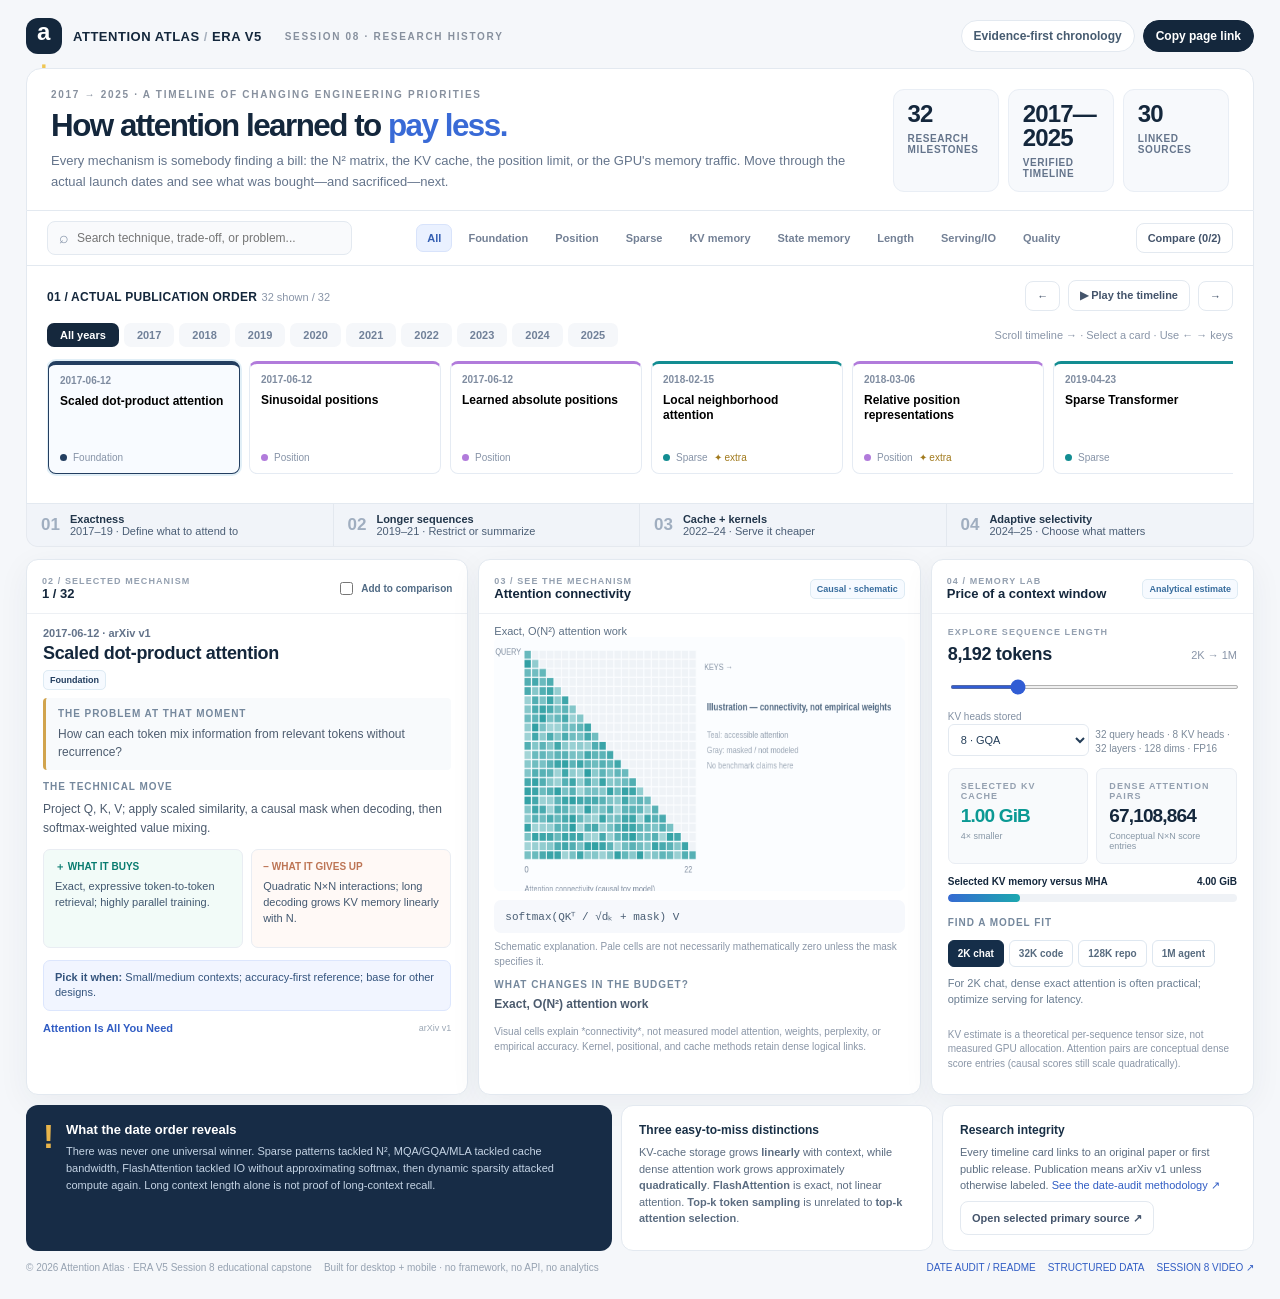
<file: attention-atlas/index.html>
<!doctype html><html lang="en"><head><meta charset="utf-8"><meta name="viewport" content="width=device-width, initial-scale=1"><meta name="description" content="32 research-backed milestones, 2017–2025: a visual, chronological atlas of attention mechanisms, trade-offs and memory costs."><title>Attention Atlas | ERA V5 Session 8</title><style>:root{--ink:#14273c;--muted:#64748b;--dim:#8995a8;--stroke:#e3e9f0;--canvas:#f5f7fa;--white:#fff;--teal:#0a9fa0;--blue:#396ad6;--gold:#e6b447;--purple:#7363d5;--rose:#d45873;--shadow:0 8px 32px rgba(30,49,74,.055);font-family:Inter,-apple-system,BlinkMacSystemFont,"Segoe UI",Arial,sans-serif;color:var(--ink)}*{box-sizing:border-box}html{scroll-behavior:smooth}body{margin:0;background:var(--canvas);min-width:320px}button,input,select{font:inherit}button{cursor:pointer}button:focus-visible,a:focus-visible,input:focus-visible{outline:3px solid #f6c554;outline-offset:2px}a{color:#315dc4;text-decoration:none}a:hover{text-decoration:underline}.shell{max-width:1536px;margin:auto;padding:18px 26px 26px}.masthead{display:flex;align-items:center;justify-content:space-between;gap:16px;margin-bottom:14px}.brand{display:flex;align-items:center;gap:11px;font-weight:800;letter-spacing:.04em;font-size:13px}.brandmark{display:grid;place-items:center;border-radius:12px;width:36px;height:36px;color:#fff;background:var(--ink);font-size:24px;font-weight:900}.mini-label{font-weight:750;color:#87909e;letter-spacing:.17em;font-size:10px;text-transform:uppercase}.mast-actions{display:flex;align-items:center;gap:8px}.pill{border:1px solid var(--stroke);border-radius:100px;background:white;color:#465b70;padding:8px 12px;font-size:12px;font-weight:680;white-space:nowrap}.pill:hover,.pill.on{border-color:#91bfed;background:#eef7ff;color:#1b66b6}.pill.dark{background:var(--ink);color:white;border-color:var(--ink)}.title-wrap{background:white;border:1px solid var(--stroke);border-radius:15px 15px 0 0;padding:20px 24px 18px;display:grid;grid-template-columns:1.42fr .58fr;gap:18px}.title-wrap h1{font-size:clamp(23px,2.45vw,38px);letter-spacing:-.048em;line-height:1.13;margin:8px 0 8px;font-weight:835}.title-wrap h1 b{color:var(--blue)}.subtitle{font-size:13px;color:var(--muted);line-height:1.55;max-width:840px;margin:0}.stats{display:grid;grid-template-columns:repeat(3,minmax(0,1fr));gap:9px;align-self:center}.stat{background:#f7f9fc;border:1px solid #e9eef5;border-radius:11px;padding:12px 14px}.stat .num{font-size:24px;line-height:1;font-weight:830;letter-spacing:-.035em}.stat .sub{font-size:10px;color:var(--muted);letter-spacing:.06em;font-weight:750;text-transform:uppercase;margin-top:7px}.toolbar{background:#fff;border:1px solid var(--stroke);border-top:0;padding:10px 20px;display:flex;align-items:center;gap:8px;justify-content:space-between;flex-wrap:wrap}.search{border:1px solid var(--stroke);border-radius:8px;display:flex;align-items:center;gap:8px;background:#f9fafc;padding:0 11px;min-width:220px;flex:1;max-width:305px}.search span{color:#8795aa}.search input{width:100%;border:0;background:none;font-size:12px;padding:9px 0;outline:0;color:var(--ink)}.tags{display:flex;gap:5px;flex-wrap:wrap}.tag{border:1px solid transparent;background:transparent;border-radius:7px;padding:7px 10px;font-size:11px;font-weight:720;color:#738095}.tag:hover{background:#eef2f8}.tag.on{background:#eaf1ff;color:#345fb2;border-color:#d8e3fb}.smallbutton{border:1px solid var(--stroke);background:#fff;border-radius:8px;padding:8px 11px;font-size:11px;color:#44546b;font-weight:750}.smallbutton:hover{background:#f2f6fb}.timeline{background:#fff;border:1px solid var(--stroke);border-top:0;padding:14px 20px 16px}.section-head{display:flex;align-items:center;justify-content:space-between;gap:10px;margin-bottom:12px}.hlabel{font-weight:850;letter-spacing:.02em;font-size:12px}.hint{font-size:11px;color:var(--dim)}.tline{display:flex;gap:8px;align-items:center;justify-content:space-between;margin-bottom:10px}.year-nav{display:flex;gap:5px;overflow:auto;scrollbar-width:none}.year{font-size:11px;font-weight:780;border:0;border-radius:7px;background:#f5f7fa;color:#718199;padding:6px 13px}.year.active{background:#15283d;color:#fff}.tl-window{position:relative;overflow-x:auto;scrollbar-color:#bac7d6 #eff2f8;scrollbar-width:thin;padding:4px 1px 13px;overscroll-behavior-x:contain}.cards{display:flex;gap:9px;width:max-content;align-items:stretch}.event{width:192px;min-height:113px;flex:0 0 auto;display:flex;flex-direction:column;text-align:left;background:#fff;border:1px solid #e5ebf3;border-top:3px solid var(--event,#9baec0);border-radius:8px;padding:10px 11px;transition:transform .12s,box-shadow .12s,background .12s}.event:hover{transform:translateY(-2px);box-shadow:0 4px 14px #163c5f17}.event.active{border-color:var(--event);border-top-width:4px;background:#f8fbff;box-shadow:0 0 0 2px #b5d6eb66}.event-date{font-size:10px;font-weight:780;color:#7f8ca0;font-variant-numeric:tabular-nums}.event-name{font-size:12px;line-height:1.27;font-weight:820;margin:8px 0 7px;min-height:31px}.event-meta{display:flex;align-items:center;gap:6px;flex-wrap:wrap;margin-top:auto;font-size:10px;color:#8693a7}.dot{width:7px;height:7px;border-radius:50%;background:var(--event)}.trendline{display:grid;grid-template-columns:repeat(4,1fr);gap:0;border-radius:0 0 12px 12px;overflow:hidden;background:#f1f4f9;border:1px solid #e6eaf0;border-top:0}.trend{border:0;background:transparent;text-align:left;padding:9px 14px;display:flex;align-items:center;gap:10px;color:#4b5e75;font-size:11px;border-right:1px solid #e3e8ef}.trend:last-child{border-right:0}.trend:hover{background:#e8f0fa}.trend span:first-child{font-size:17px;font-weight:900;color:#a0aec0}.trend strong{display:block;font-size:11px;color:#22364b}.workbench{display:grid;grid-template-columns: minmax(0,1.04fr) minmax(0,1.04fr) minmax(280px,.76fr);gap:10px;margin-top:12px}.pane{background:#fff;border:1px solid var(--stroke);border-radius:12px;box-shadow:var(--shadow);min-width:0;overflow:hidden}.pane-header{display:flex;align-items:center;justify-content:space-between;gap:8px;padding:13px 15px 9px;border-bottom:1px solid #edf0f4;min-height:54px}.pane-head-title{font-size:13px;font-weight:850}.pane-body{padding:13px 16px}.mono{font-family:ui-monospace,"SFMono-Regular",Consolas,monospace}.lightlabel{font-size:9px;letter-spacing:.12em;color:#94a0b0;font-weight:830;text-transform:uppercase}.mechanism-name{font-weight:840;font-size:18px;line-height:1.2;letter-spacing:-.018em;margin:4px 0}.date-chip{font-size:11px;color:#63738a;font-weight:710}.badge-mini{font-size:9px;border:1px solid #deebf4;background:#f6faff;color:#376c9d;border-radius:5px;padding:4px 6px;font-weight:800;white-space:nowrap}.ptext{font-size:12px;color:#4c5b6e;line-height:1.53;margin:8px 0}.dlabel{font-size:10px;font-weight:850;letter-spacing:.095em;text-transform:uppercase;margin-bottom:5px;color:#75889d}.pain{background:#f8fafc;border-left:3px solid #d1a44e;border-radius:4px;padding:9px 12px;margin:11px 0;font-size:12px;line-height:1.46;color:#4e5d70}.good-bad{display:grid;grid-template-columns:1fr 1fr;gap:8px;margin:12px 0}.gb{border-radius:7px;padding:10px 11px;border:1px solid #e9edf3;font-size:11px;line-height:1.45;color:#425870;min-height:99px}.gb.good{background:#f2fbf8}.gb.bad{background:#fff9f6}.gb strong{color:#087b6f;display:block;font-size:10px;margin-bottom:5px}.gb.bad strong{color:#bd7555}.recommendation{background:#f1f5ff;border:1px solid #dce6fd;border-radius:7px;padding:9px 11px;color:#34547d;font-size:11px;line-height:1.4}.paperbox{display:flex;gap:8px;align-items:center;justify-content:space-between;margin-top:11px}.paperbox a{font-size:11px;font-weight:790}.paperbox .basis{font-size:9px;color:#9ba7b5;text-align:right}.matrix-wrap{padding:11px 15px 0}.matrix-controls{display:flex;align-items:center;justify-content:space-between;gap:8px;margin:9px 0}.matrix-label{font-size:11px;color:#5d7085}.matrix-wrap canvas{display:block;width:100%;height:auto;max-height:254px;aspect-ratio:1.55;border-radius:7px;background:#fbfdff}.mathbox{font-size:11px;border-radius:7px;background:#f6f8fc;color:#4a5e74;padding:10px 11px;margin-top:9px;overflow:auto;white-space:nowrap}.chartfoot{font-size:10px;line-height:1.45;color:#8a96a7;margin:7px 0 10px}.range{width:100%;accent-color:#315dd4;height:4px;cursor:pointer}.costread{display:grid;grid-template-columns:1fr 1fr;gap:8px;margin:12px 0}.costbox{background:#f8fafc;border:1px solid #e9edf3;border-radius:7px;padding:12px}.costbox .amount{font-size:19px;font-weight:880;letter-spacing:-.045em;margin-top:4px}.costbox .amount.teal{color:#0b9994}.costbox .small{font-size:9px;color:#8797a6;margin-top:4px}.bar-title{display:flex;justify-content:space-between;align-items:center;font-size:10px;font-weight:760;margin-bottom:7px}.bar{background:#eff2f6;height:8px;border-radius:10px;overflow:hidden;margin-bottom:9px}.bar i{display:block;height:100%;width:50%;background:linear-gradient(90deg,#366ad2,#1ca8af);border-radius:10px;transition:width .2s}.scenario-set{display:flex;flex-wrap:wrap;gap:5px;margin-top:12px}.scenario{font-size:10px;color:#576b7f;border:1px solid #dee7f0;background:white;padding:7px 9px;border-radius:6px;font-weight:750}.scenario.active{background:#152e49;color:white;border-color:#152e49}.scenario-note{font-size:11px;line-height:1.45;color:#6a7d91;margin-top:9px;min-height:45px}.cost-presets{display:grid;grid-template-columns:1fr 1fr;gap:6px}.cost-presets label{font-size:10px;color:#8290a3}.cost-presets select{width:100%;border:1px solid var(--stroke);background:#fff;border-radius:6px;padding:8px;font-size:11px;color:#233d58}.bottom{display:flex;gap:9px;align-items:stretch;margin-top:10px}.insight{flex:2;background:#172c46;color:#e2edf9;border-radius:12px;padding:15px 17px;display:flex;align-items:flex-start;gap:12px}.insight strong{color:#fff;font-size:13px}.insight p{font-size:11px;line-height:1.55;margin:5px 0 0;color:#c4d3e4}.insight .number{font-size:33px;line-height:1;font-weight:850;color:#e9b54b}.bottom-card{flex:1;background:#fff;border:1px solid var(--stroke);border-radius:12px;padding:15px 17px;font-size:11px;line-height:1.5;color:#5b6c80}.bottom-card strong{font-size:12px;color:#193046;display:block;margin-bottom:5px}.footer{display:flex;align-items:center;justify-content:space-between;gap:15px;color:#96a2b1;font-size:10px;margin-top:11px}.footer a{font-size:10px}.footer div{display:flex;gap:12px;flex-wrap:wrap}.compare-count{font-weight:850;color:#3157a1}.compare-toggle{display:inline-flex;align-items:center;gap:5px;color:#516b85;font-size:10px;font-weight:750;cursor:pointer}.compare-toggle input{accent-color:var(--blue)}.overlay{position:fixed;inset:0;background:#071729b5;z-index:20;display:none;align-items:center;justify-content:center;padding:24px}.overlay.open{display:flex}.modal{background:#fff;border-radius:14px;padding:20px;width:min(830px,96vw);max-height:90vh;overflow:auto;box-shadow:0 28px 100px #0003}.modal-head{display:flex;justify-content:space-between;align-items:center;margin-bottom:14px}.modal-head h2{font-size:20px;margin:0}.compare-cols{display:grid;grid-template-columns:1fr 1fr;gap:12px}.compare-col{border:1px solid var(--stroke);border-radius:10px;padding:15px}.compare-col h3{font-size:18px;margin:0 0 7px}.compare-col p{font-size:12px;color:#55667a;line-height:1.55}.compare-col .kv{font-size:10px;letter-spacing:.08em;text-transform:uppercase;font-weight:850;color:#8190a0;margin-top:15px}.detailhint{font-size:10px;color:#9aa4b1}.sr-only{position:absolute;width:1px;height:1px;overflow:hidden;clip:rect(0,0,0,0);white-space:nowrap}@media(max-width:1140px){.workbench{grid-template-columns:1fr 1fr}.cost-panel{grid-column:1/-1}.cost-panel .pane-body{display:grid;grid-template-columns:1.2fr 1fr;gap:16px}.title-wrap{grid-template-columns:1fr}.stats{max-width:620px}.toolbar{justify-content:flex-start}.tags{order:3;width:100%}}@media(max-width:750px){.shell{padding:10px}.brand{font-size:10px}.masthead{flex-wrap:wrap}.title-wrap{padding:18px}.title-wrap h1{font-size:26px}.stats{grid-template-columns:repeat(3,1fr)}.stat{padding:10px}.stat .num{font-size:18px}.workbench{grid-template-columns:1fr}.cost-panel{grid-column:auto}.cost-panel .pane-body{display:block}.good-bad{grid-template-columns:1fr 1fr}.bottom{flex-direction:column}.trendline{grid-template-columns:1fr 1fr}.trend{border-bottom:1px solid #e3e8ef}.toolbar,.timeline{padding-left:12px;padding-right:12px}.compare-cols{grid-template-columns:1fr}.event{width:176px}.footer{align-items:flex-start;flex-direction:column}}
</style></head><body>
<main class="shell"><header class="masthead"><div class="brand"><span class="brandmark">a<span style="color:#efc653">.</span></span><span>ATTENTION ATLAS <span style="color:#a6b0bd">/</span> ERA V5</span><span class="mini-label" style="margin-left:12px">Session 08 · Research history</span></div><div class="mast-actions"><span class="pill">Evidence-first chronology</span><button class="pill dark" id="copy">Copy page link</button></div></header>
<section class="title-wrap"><div><div class="mini-label">2017 → 2025 · A timeline of changing engineering priorities</div><h1>How attention learned to <b>pay less.</b></h1><p class="subtitle">Every mechanism is somebody finding a bill: the N² matrix, the KV cache, the position limit, or the GPU's memory traffic. Move through the actual launch dates and see what was bought—and sacrificed—next.</p></div><div class="stats"><div class="stat"><div class="num" id="count">32</div><div class="sub">Research milestones</div></div><div class="stat"><div class="num" id="span">2017—25</div><div class="sub">Verified timeline</div></div><div class="stat"><div class="num" id="paperCount">30</div><div class="sub">Linked sources</div></div></div></section>
<div class="toolbar"><div class="search"><span>⌕</span><label for="search" class="sr-only">Search attention mechanisms</label><input id="search" placeholder="Search technique, trade-off, or problem..." autocomplete="off"></div><div class="tags" id="filters"></div><button class="smallbutton" id="compareBtn" disabled>Compare (0/2)</button></div>
<section class="timeline" aria-label="Chronological research timeline"><div class="section-head"><div><span class="hlabel">01 / ACTUAL PUBLICATION ORDER</span> <span class="hint" id="visibleCount"></span></div><div class="mast-actions"><button class="smallbutton" id="previous" aria-label="Previous mechanism">←</button><button class="smallbutton" id="play">▶ Play the timeline</button><button class="smallbutton" id="next" aria-label="Next mechanism">→</button></div></div><div class="tline"><div class="year-nav" id="years"></div><span class="hint">Scroll timeline → · Select a card · Use ← → keys</span></div><div class="tl-window" id="tlWindow"><div id="timelineCards" class="cards"></div></div></section>
<div class="trendline" aria-label="Four eras"><div class="trend"><span>01</span><div><strong>Exactness</strong>2017–19 · Define what to attend to</div></div><div class="trend"><span>02</span><div><strong>Longer sequences</strong>2019–21 · Restrict or summarize</div></div><div class="trend"><span>03</span><div><strong>Cache + kernels</strong>2022–24 · Serve it cheaper</div></div><div class="trend"><span>04</span><div><strong>Adaptive selectivity</strong>2024–25 · Choose what matters</div></div></div>
<section class="workbench" aria-label="Interactive mechanism explorer">
<article class="pane"><div class="pane-header"><div><div class="lightlabel">02 / SELECTED MECHANISM</div><div class="pane-head-title" id="selectedIndex">1 / 32</div></div><label class="compare-toggle"><input type="checkbox" id="compare"> Add to comparison</label></div><div class="pane-body"><div class="date-chip" id="selectedDate"></div><div class="mechanism-name" id="selectedName"></div><span class="badge-mini" id="selectedTag"></span><div class="pain"><div class="dlabel">The problem at that moment</div><div id="pain"></div></div><div class="dlabel">The technical move</div><p class="ptext" id="how"></p><div class="good-bad"><div class="gb good"><strong>＋ WHAT IT BUYS</strong><div id="buy"></div></div><div class="gb bad"><strong>− WHAT IT GIVES UP</strong><div id="give"></div></div></div><div class="recommendation"><strong>Pick it when: </strong><span id="choose"></span></div><div class="paperbox"><a id="paper" target="_blank" rel="noreferrer noopener" href="#">Paper / primary release ↗</a><div class="basis" id="dateBasis"></div></div></div></article>
<article class="pane"><div class="pane-header"><div><div class="lightlabel">03 / SEE THE MECHANISM</div><div class="pane-head-title">Attention connectivity</div></div><span class="badge-mini">Causal · schematic</span></div><div class="matrix-wrap"><div class="matrix-label" id="matrixName">How keys, queries and masks interact</div><canvas id="matrix" width="620" height="315" role="img" aria-label="Conceptual causal attention connectivity matrix"></canvas><div class="mathbox mono" id="formula"></div><div class="chartfoot" id="methodNote"></div><div class="dlabel">What changes in the budget?</div><p class="ptext" id="metric" style="font-weight:780;margin:5px 0 12px"></p><div class="chartfoot">Visual cells explain *connectivity*, not measured model attention, weights, perplexity, or empirical accuracy. Kernel, positional, and cache methods retain dense logical links.</div></div></article>
<article class="pane cost-panel"><div class="pane-header"><div><div class="lightlabel">04 / MEMORY LAB</div><div class="pane-head-title">Price of a context window</div></div><span class="badge-mini">Analytical estimate</span></div><div class="pane-body"><div class="lightlabel">Explore sequence length</div><div style="display:flex;align-items:center;justify-content:space-between;margin:7px 0 9px"><span class="mechanism-name" style="font-size:18px;margin:0" id="contextLabel">8,192 tokens</span><span class="hint">2K → 1M</span></div><label for="context" class="sr-only">Context tokens as log base 2</label><input class="range" id="context" type="range" min="11" max="20" value="13" step="1"><div class="cost-presets" style="margin-top:13px"><div><label for="kvSelect">KV heads stored</label><select id="kvSelect"><option value="32">32 · MHA</option><option value="16">16 · GQA</option><option value="8" selected>8 · GQA</option><option value="4">4 · GQA</option><option value="1">1 · MQA</option></select></div><div style="align-self:end;font-size:10px;line-height:1.4;color:#7b8999" id="configTitle">32 Q heads · 8 KV heads</div></div><div class="costread"><div class="costbox"><div class="lightlabel">Selected KV cache</div><div class="amount teal" id="cache">—</div><div class="small" id="saving"></div></div><div class="costbox"><div class="lightlabel">Dense attention pairs</div><div class="amount" id="attentionPairs">—</div><div class="small">Conceptual N×N score entries</div></div></div><div class="bar-title"><span>Selected KV memory versus MHA</span><span id="baselineCache"></span></div><div class="bar"><i id="cachePct"></i></div><div class="dlabel" style="margin-top:15px">Find a model fit</div><div class="scenario-set" id="scenarios"><button class="scenario active" data-scenario="0">2K chat</button><button class="scenario" data-scenario="1">32K code</button><button class="scenario" data-scenario="2">128K repo</button><button class="scenario" data-scenario="3">1M agent</button></div><div class="scenario-note" id="scenarioNote"></div><div class="chartfoot" id="mathNote"></div></div></article>
</section>
<section class="bottom"><div class="insight"><div class="number">!</div><div><strong>What the date order reveals</strong><p>There was never one universal winner. Sparse patterns tackled N², MQA/GQA/MLA tackled cache bandwidth, FlashAttention tackled IO without approximating softmax, then dynamic sparsity attacked compute again. Long context length alone is not proof of long-context recall.</p></div></div><div class="bottom-card"><strong>Three easy-to-miss distinctions</strong>KV-cache storage grows <b>linearly</b> with context, while dense attention work grows approximately <b>quadratically</b>. <b>FlashAttention</b> is exact, not linear attention. <b>Top-k token sampling</b> is unrelated to <b>top-k attention selection</b>.</div><div class="bottom-card"><strong>Research integrity</strong>Every timeline card links to an original paper or first public release. Publication means arXiv v1 unless otherwise labeled. <a href="README.md" target="_blank">See the date-audit methodology ↗</a><br><button id="showSources" class="smallbutton" style="margin-top:7px">Open selected primary source ↗</button></div></section>
<footer class="footer"><div><span>© 2026 Attention Atlas · ERA V5 Session 8 educational capstone</span><span>Built for desktop + mobile · no framework, no API, no analytics</span></div><div><a href="README.md">DATE AUDIT / README</a><a href="mechanisms.json">STRUCTURED DATA</a><a href="https://www.youtube.com/watch?v=sMgWxXFAvHM" target="_blank" rel="noreferrer">SESSION 8 VIDEO ↗</a></div></footer></main>
<div class="overlay" id="compareOverlay" role="dialog" aria-label="Side-by-side mechanism comparison" aria-modal="true"><div class="modal"><div class="modal-head"><h2>Attention trade-off comparison</h2><button id="closeCompare" class="smallbutton">Close ✕</button></div><div id="compareContent" class="compare-cols"></div></div></div>
<script>window.ATTENTION_DATA=[
  {
    "date": "2017-06-12",
    "name": "Scaled dot-product attention",
    "tag": "Foundation",
    "problem": "How can each token mix information from relevant tokens without recurrence?",
    "idea": "Project Q, K, V; apply scaled similarity, a causal mask when decoding, then softmax-weighted value mixing.",
    "buy": "Exact, expressive token-to-token retrieval; highly parallel training.",
    "give": "Quadratic N×N interactions; long decoding grows KV memory linearly with N.",
    "choose": "Small/medium contexts; accuracy-first reference; base for other designs.",
    "source": "https://arxiv.org/abs/1706.03762",
    "sourceTitle": "Attention Is All You Need",
    "kind": "full",
    "formula": "softmax(QKᵀ / √dₖ + mask) V",
    "metric": "Exact, O(N²) attention work",
    "basis": "arXiv v1",
    "novelty": "Core",
    "note": "",
    "id": "01"
  },
  {
    "date": "2017-06-12",
    "name": "Sinusoidal positions",
    "tag": "Position",
    "problem": "Self-attention alone cannot tell which token came first.",
    "idea": "Add deterministic sine/cosine features at different frequencies to token embeddings.",
    "buy": "No learned position table; compact and deterministic.",
    "give": "Long-range extrapolation remains unreliable; periodic phase ambiguity.",
    "choose": "Simple baselines and architectures not using rotary position.",
    "source": "https://arxiv.org/abs/1706.03762",
    "sourceTitle": "Attention Is All You Need",
    "kind": "position",
    "formula": "PE(pos,2i)=sin(pos/10000^(2i/d))",
    "metric": "No new learned parameters",
    "basis": "arXiv v1",
    "novelty": "Core",
    "note": "First Transformer paper proposed sinusoids and compared learned positional embeddings.",
    "id": "02"
  },
  {
    "date": "2017-06-12",
    "name": "Learned absolute positions",
    "tag": "Position",
    "problem": "A fixed position formula may be less adaptive to training data.",
    "idea": "Learn a vector per position and add it to the token embedding; considered alongside sinusoids in the 2017 Transformer paper.",
    "buy": "Flexible position representation within trained positions.",
    "give": "Fixed table typically cannot directly cover unseen positions; weak extrapolation.",
    "choose": "Known maximum context and straightforward finetuning.",
    "source": "https://arxiv.org/abs/1706.03762",
    "sourceTitle": "Attention Is All You Need (learned variant)",
    "kind": "position",
    "formula": "xᵢ ← xᵢ + E_position[i]",
    "metric": "Extra learned parameters",
    "basis": "arXiv v1",
    "novelty": "Core",
    "note": "The 2017 paper discusses learned embeddings as an alternative; this is not a claim that Transformers invented all learned position embeddings.",
    "id": "03"
  },
  {
    "date": "2018-02-15",
    "name": "Local neighborhood attention",
    "tag": "Sparse",
    "problem": "Dense self-attention is prohibitively costly on large images.",
    "idea": "Restrict a query to a spatially local neighborhood; an early concrete local self-attention design.",
    "buy": "Less computation; preserves local texture.",
    "give": "Long-range dependencies need layers, dilation, or other global routes.",
    "choose": "Vision and strongly local sequence tasks.",
    "source": "https://arxiv.org/abs/1802.05751",
    "sourceTitle": "Image Transformer",
    "kind": "local",
    "formula": "attend(qᵢ, neighborhood(i))",
    "metric": "Local receptive field",
    "basis": "arXiv v1",
    "novelty": "Extra",
    "note": "Earlier local-neighborhood attention milestone; distinct from Longformer’s text sliding window.",
    "id": "04"
  },
  {
    "date": "2018-03-06",
    "name": "Relative position representations",
    "tag": "Position",
    "problem": "Absolute positions do not directly encode token-to-token distance.",
    "idea": "Add relative-distance representations to key/value interactions.",
    "buy": "Shift-aware distance modeling; better relative ordering.",
    "give": "Can incur distance-bias and implementation overhead; clipping loses exact far distances.",
    "choose": "Tasks needing stable local and relative relations.",
    "source": "https://arxiv.org/abs/1803.02155",
    "sourceTitle": "Self-Attention with Relative Position Representations",
    "kind": "position",
    "formula": "scoreᵢⱼ ← qᵢ·(kⱼ+rᵢ₋ⱼ)",
    "metric": "Relative-distance awareness",
    "basis": "arXiv v1",
    "novelty": "Extra",
    "note": "",
    "id": "05"
  },
  {
    "date": "2019-04-23",
    "name": "Sparse Transformer",
    "tag": "Sparse",
    "problem": "Full N² attention blocks longer sequences.",
    "idea": "Use structured sparse factorization (local and strided patterns).",
    "buy": "Reduces dense quadratic load; longer inputs.",
    "give": "Fixed sparse layouts may miss salient pairs; specialized patterns.",
    "choose": "Long structured sequences with predictable dependencies.",
    "source": "https://arxiv.org/abs/1904.10509",
    "sourceTitle": "Generating Long Sequences with Sparse Transformers",
    "kind": "sparse",
    "formula": "O(N√N) pattern in the paper",
    "metric": "Fixed sparse connectivity",
    "basis": "arXiv v1",
    "novelty": "Core",
    "note": "",
    "id": "06"
  },
  {
    "date": "2019-11-06",
    "name": "Multi-query attention (MQA)",
    "tag": "KV memory",
    "problem": "Autoregressive decoding repeatedly loads large K/V caches for every head.",
    "idea": "Keep many query heads but share a single K head and single V head.",
    "buy": "Major KV-cache and memory-bandwidth savings.",
    "give": "Sharing one KV head can reduce output quality versus full MHA.",
    "choose": "High-concurrency low-latency model serving.",
    "source": "https://arxiv.org/abs/1911.02150",
    "sourceTitle": "Fast Transformer Decoding: One Write-Head is All You Need",
    "kind": "kv",
    "formula": "H_q ≫ H_kv = 1",
    "metric": "KV ∝ 1 head",
    "basis": "arXiv v1",
    "novelty": "Core",
    "note": "",
    "id": "07"
  },
  {
    "date": "2019-11-13",
    "name": "Compressive Transformer",
    "tag": "Memory",
    "problem": "Attention over a fixed-size memory forgets older events entirely.",
    "idea": "Move aged memories to an additional compressed bank for longer-term access.",
    "buy": "Extends accessible history under bounded storage.",
    "give": "Compression loses detail; training and reconstruction objectives add complexity.",
    "choose": "Long temporal streams when approximate older memory is acceptable.",
    "source": "https://arxiv.org/abs/1911.05507",
    "sourceTitle": "Compressive Transformers for Long-Range Sequence Modelling",
    "kind": "compress",
    "formula": "recent memory + compressed older memory",
    "metric": "Lossy compressed past",
    "basis": "arXiv v1",
    "novelty": "Extra",
    "note": "",
    "id": "08"
  },
  {
    "date": "2019-12-25",
    "name": "Explicit top-k sparse attention",
    "tag": "Sparse",
    "problem": "Softmax often spends probability mass on irrelevant connections.",
    "idea": "Keep the highest attention logits for each query; mask the rest before softmax.",
    "buy": "Concentrates attention on strongest candidates.",
    "give": "Naive full top-k ranking still computes N² scores; selection can discard relevant weak signals.",
    "choose": "Selective sparse attention when an efficient candidate-selection path is available.",
    "source": "https://arxiv.org/abs/1912.11637",
    "sourceTitle": "Explicit Sparse Transformer: Concentrated Attention Through Explicit Selection",
    "kind": "topk",
    "formula": "top-k(scoreᵢ,:) → sparse softmax",
    "metric": "Selection is not automatically cheap",
    "basis": "arXiv v1",
    "novelty": "Core",
    "note": "Different from top-k token sampling used during final decoding.",
    "id": "09"
  },
  {
    "date": "2020-04-10",
    "name": "Sliding-window + global attention",
    "tag": "Sparse",
    "problem": "Most neighboring tokens matter, but long documents cannot fit dense attention.",
    "idea": "Longformer combines fixed local windows with selected global tokens.",
    "buy": "Near-linear locality with global anchors for important tokens.",
    "give": "Distant non-global tokens cannot directly interact in one layer.",
    "choose": "Document understanding and locally structured long text.",
    "source": "https://arxiv.org/abs/2004.05150",
    "sourceTitle": "Longformer: The Long-Document Transformer",
    "kind": "local",
    "formula": "local window + chosen global tokens",
    "metric": "O(N·w) local work",
    "basis": "arXiv v1",
    "novelty": "Core",
    "note": "",
    "id": "10"
  },
  {
    "date": "2020-06-29",
    "name": "Linear attention",
    "tag": "State memory",
    "problem": "Dense softmax needs quadratic interactions or growing KV history.",
    "idea": "Rewrite compatible attention kernels using feature maps and associativity; maintain a recurrent state.",
    "buy": "Linear sequence scaling and fixed-sized recurrent state.",
    "give": "Not identical to softmax; retrieval/associative recall can suffer.",
    "choose": "Very long streaming sequences when throughput is primary.",
    "source": "https://arxiv.org/abs/2006.16236",
    "sourceTitle": "Transformers are RNNs: Fast Autoregressive Transformers with Linear Attention",
    "kind": "linear",
    "formula": "φ(Q) · (φ(K)ᵀV)",
    "metric": "O(N) with fixed head dimension",
    "basis": "arXiv v1",
    "novelty": "Core",
    "note": "",
    "id": "11"
  },
  {
    "date": "2020-07-28",
    "name": "BigBird",
    "tag": "Sparse",
    "problem": "Pure local attention cannot express some distant dependencies.",
    "idea": "Mix local, random, and global links in a sparse attention graph.",
    "buy": "Long-document reachability; strong theoretical expressivity.",
    "give": "Complex sparse kernels and randomness; not dense exact attention.",
    "choose": "Long documents with both local and global cues.",
    "source": "https://arxiv.org/abs/2007.14062",
    "sourceTitle": "Big Bird: Transformers for Longer Sequences",
    "kind": "sparse",
    "formula": "local + global + random edges",
    "metric": "Near-linear sparse edges",
    "basis": "arXiv v1",
    "novelty": "Extra",
    "note": "",
    "id": "12"
  },
  {
    "date": "2020-09-30",
    "name": "Performer (FAVOR+)",
    "tag": "State memory",
    "problem": "Can linear attention approximate softmax more faithfully?",
    "idea": "Use positive orthogonal random features to estimate softmax kernels.",
    "buy": "Linear space/time with theoretical approximation guarantees.",
    "give": "Finite-feature approximation errors; increased variance or numerical sensitivity.",
    "choose": "Long sequences where near-softmax behavior at lower memory matters.",
    "source": "https://arxiv.org/abs/2009.14794",
    "sourceTitle": "Rethinking Attention with Performers",
    "kind": "linear",
    "formula": "softmax kernel ≈ φ(Q) φ(K)ᵀ",
    "metric": "Approximate softmax",
    "basis": "arXiv v1",
    "novelty": "Extra",
    "note": "",
    "id": "13"
  },
  {
    "date": "2021-04-20",
    "name": "Rotary position embeddings (RoPE)",
    "tag": "Position",
    "problem": "Absolute learned position tables and plain sinusoids do not elegantly encode relative displacement in Q/K.",
    "idea": "Rotate paired Q/K channels by a position-dependent angle so dot products reflect relative offsets.",
    "buy": "Relative-offset structure, no position lookup table; widely adopted.",
    "give": "Rotations alias and extrapolation deteriorates outside trained context.",
    "choose": "Default dense LLMs where positional structure matters.",
    "source": "https://arxiv.org/abs/2104.09864",
    "sourceTitle": "RoFormer: Enhanced Transformer with Rotary Position Embedding",
    "kind": "rope",
    "formula": "qᵢ→R(i)qᵢ; kⱼ→R(j)kⱼ",
    "metric": "Q/K rotations",
    "basis": "arXiv v1",
    "novelty": "Core",
    "note": "",
    "id": "14"
  },
  {
    "date": "2021-08-27",
    "name": "ALiBi",
    "tag": "Position",
    "problem": "Position embedding schemes extrapolate poorly to unseen lengths.",
    "idea": "Add distance-dependent, head-specific linear biases directly to attention logits.",
    "buy": "Simple extrapolation and no position vector cache.",
    "give": "Bias prescribes recency prior; can underweight distant clues.",
    "choose": "Length generalization with a strong recency bias.",
    "source": "https://arxiv.org/abs/2108.12409",
    "sourceTitle": "Train Short, Test Long: Attention with Linear Biases Enables Input Length Extrapolation",
    "kind": "alibi",
    "formula": "scoreᵢⱼ − m_h · (i−j)",
    "metric": "No position embeddings",
    "basis": "arXiv v1",
    "novelty": "Core",
    "note": "",
    "id": "15"
  },
  {
    "date": "2022-05-27",
    "name": "FlashAttention",
    "tag": "Serving/IO",
    "problem": "Even exact attention wastes time moving N×N intermediates through GPU memory.",
    "idea": "Tile and fuse online-softmax attention to reduce expensive high-bandwidth-memory traffic.",
    "buy": "Exact attention semantics, much lower activation memory and faster kernels.",
    "give": "Still quadratic arithmetic; hardware and kernel constraints matter.",
    "choose": "Almost any dense attention model on supported hardware.",
    "source": "https://arxiv.org/abs/2205.14135",
    "sourceTitle": "FlashAttention: Fast and Memory-Efficient Exact Attention with IO-Awareness",
    "kind": "flash",
    "formula": "exact softmax with tiled IO-aware kernel",
    "metric": "Exact scores, less HBM IO",
    "basis": "arXiv v1",
    "novelty": "Extra",
    "note": "FlashAttention does not convert dense N² arithmetic into linear compute.",
    "id": "16"
  },
  {
    "date": "2023-05-22",
    "name": "Grouped-query attention (GQA)",
    "tag": "KV memory",
    "problem": "MQA caches little but its single KV head can lose quality.",
    "idea": "Share K/V only within groups of query heads; intermediate KV-head count.",
    "buy": "Quality/cache balance between MHA and MQA.",
    "give": "Still less KV diversity than MHA; group sizes are model choices.",
    "choose": "Practical general-purpose LLM serving.",
    "source": "https://arxiv.org/abs/2305.13245",
    "sourceTitle": "GQA: Training Generalized Multi-Query Transformer Models from Multi-Head Checkpoints",
    "kind": "kv",
    "formula": "H_q > H_kv > 1",
    "metric": "Intermediate KV cache",
    "basis": "arXiv v1",
    "novelty": "Core",
    "note": "Queries remain distinct per query head; K and V are shared inside each group.",
    "id": "17"
  },
  {
    "date": "2023-06-27",
    "name": "Position Interpolation (PI)",
    "tag": "Length",
    "problem": "RoPE frequencies fail on position indices far outside the training window.",
    "idea": "Rescale position indices into the original trained range.",
    "buy": "Low-cost context extension with brief finetuning.",
    "give": "Compresses short-distance resolution; new context does not guarantee usable retrieval.",
    "choose": "Retrofit pretrained RoPE models to longer context.",
    "source": "https://arxiv.org/abs/2306.15595",
    "sourceTitle": "Extending Context Window of Large Language Models via Positional Interpolation",
    "kind": "rope",
    "formula": "position → position / scale",
    "metric": "Compressed positional resolution",
    "basis": "arXiv v1",
    "novelty": "Extra",
    "note": "",
    "id": "18"
  },
  {
    "date": "2023-06-29",
    "name": "NTK-aware RoPE scaling",
    "tag": "Length",
    "problem": "Uniform position interpolation erases high-frequency local position detail.",
    "idea": "Change RoPE base across frequency bands to spread interpolation unevenly.",
    "buy": "Practical inference-time length extension with better local detail.",
    "give": "Community technique; no guarantee of faithful very-long-context retrieval.",
    "choose": "Experimentally extend existing RoPE checkpoints with validation.",
    "source": "https://www.reddit.com/r/LocalLLaMA/comments/14lz7j5/ntkaware_scaled_rope_allows_llama_models_to_have/",
    "sourceTitle": "NTK-Aware Scaled RoPE — original bloc97 post",
    "kind": "rope",
    "formula": "base′ = base · α^(d/(d−2))",
    "metric": "Community release, not a paper",
    "basis": "Original Reddit post; date cross-checked 2023-06-29",
    "novelty": "Core",
    "note": "Link opens the original bloc97 post. Its June 29, 2023 timing was cross-checked with a contemporary ExLLaMA GitHub issue; no invented arXiv paper.",
    "id": "19"
  },
  {
    "date": "2023-07-17",
    "name": "RetNet retention",
    "tag": "State memory",
    "problem": "Need parallel training but bounded, fast recurrent inference.",
    "idea": "Retention admits parallel, recurrent, and chunkwise implementations.",
    "buy": "Constant-state decoding; hardware-friendly chunking.",
    "give": "Not softmax attention; retrieval depends on retained state.",
    "choose": "Low-latency long-run sequence modeling.",
    "source": "https://arxiv.org/abs/2307.08621",
    "sourceTitle": "Retentive Network: A Successor to Transformer for Large Language Models",
    "kind": "linear",
    "formula": "recurrent retention state",
    "metric": "O(1) decode state",
    "basis": "arXiv v1",
    "novelty": "Extra",
    "note": "",
    "id": "20"
  },
  {
    "date": "2023-07-17",
    "name": "FlashAttention-2",
    "tag": "Serving/IO",
    "problem": "The first FlashAttention still underuses high-end GPU execution units.",
    "idea": "Improve thread-block partitioning, parallelization and non-matmul instructions.",
    "buy": "Better utilization while retaining exact attention.",
    "give": "Device-dependent kernels; no reduction in dense theoretical FLOPs.",
    "choose": "High-throughput training and inference on supported GPUs.",
    "source": "https://arxiv.org/abs/2307.08691",
    "sourceTitle": "FlashAttention-2: Faster Attention with Better Parallelism and Work Partitioning",
    "kind": "flash",
    "formula": "same exact attention, faster partitioning",
    "metric": "Faster exact kernel",
    "basis": "arXiv v1",
    "novelty": "Extra",
    "note": "",
    "id": "21"
  },
  {
    "date": "2023-08-31",
    "name": "YaRN",
    "tag": "Length",
    "problem": "Long-window RoPE fine-tuning is costly and naive scaling damages frequency structure.",
    "idea": "Combine frequency-dependent interpolation with attention scaling and efficient adaptation.",
    "buy": "Extends pretrained contexts with relatively few training tokens.",
    "give": "Requires calibration/finetuning; longer context still needs memory and testing.",
    "choose": "Context upgrades on trained RoPE models.",
    "source": "https://arxiv.org/abs/2309.00071",
    "sourceTitle": "YaRN: Efficient Context Window Extension of Large Language Models",
    "kind": "rope",
    "formula": "NTK-by-parts + temperature scaling",
    "metric": "Efficient context finetuning",
    "basis": "arXiv v1",
    "novelty": "Core",
    "note": "",
    "id": "22"
  },
  {
    "date": "2023-09-12",
    "name": "PagedAttention (vLLM)",
    "tag": "Serving/IO",
    "problem": "Large KV caches waste memory through fragmentation and duplicate copies during serving.",
    "idea": "Manage KV blocks using virtual-memory-style paging and block tables.",
    "buy": "Higher batch capacity and cache reuse without altering attention math.",
    "give": "Block-management overhead and serving-system complexity.",
    "choose": "Multi-user LLM inference; high-throughput serving.",
    "source": "https://arxiv.org/abs/2309.06180",
    "sourceTitle": "Efficient Memory Management for Large Language Model Serving with PagedAttention",
    "kind": "paged",
    "formula": "logical KV blocks → physical cache pages",
    "metric": "Better KV allocation",
    "basis": "arXiv v1",
    "novelty": "Extra",
    "note": "",
    "id": "23"
  },
  {
    "date": "2023-09-29",
    "name": "Attention sinks / StreamingLLM",
    "tag": "Memory",
    "problem": "Plain sliding-window eviction makes models unstable when initial attention-heavy tokens vanish.",
    "idea": "Preserve a few initial sink-token KV states plus the recent KV window.",
    "buy": "Stable bounded-cache streaming beyond the trained window.",
    "give": "Old non-sink facts are forgotten; stable generation ≠ full million-token recall.",
    "choose": "Endless conversations and streaming with limited memory.",
    "source": "https://arxiv.org/abs/2309.17453",
    "sourceTitle": "Efficient Streaming Language Models with Attention Sinks",
    "kind": "sink",
    "formula": "KV = first S tokens + last W tokens",
    "metric": "Bounded cache; partial recall",
    "basis": "arXiv v1",
    "novelty": "Core",
    "note": "",
    "id": "24"
  },
  {
    "date": "2023-10-03",
    "name": "Ring Attention",
    "tag": "Serving/IO",
    "problem": "A single GPU cannot store extremely long exact-attention sequences.",
    "idea": "Shard sequence blocks over multiple devices, rotating KV blocks and overlapping communication.",
    "buy": "Much longer exact attention distributed across devices.",
    "give": "Requires multiple accelerators and fast interconnect; still dense math.",
    "choose": "Distributed long-context training and evaluation.",
    "source": "https://arxiv.org/abs/2310.01889",
    "sourceTitle": "Ring Attention with Blockwise Transformers for Near-Infinite Context",
    "kind": "flash",
    "formula": "blockwise exact attention across devices",
    "metric": "Distributed exact compute",
    "basis": "arXiv v1",
    "novelty": "Extra",
    "note": "",
    "id": "25"
  },
  {
    "date": "2024-05-07",
    "name": "DeepSeek Multi-head Latent Attention (MLA)",
    "tag": "KV memory",
    "problem": "Even GQA KV caches are expensive at high head counts and long context.",
    "idea": "Compress token KV information into a learned low-rank latent with a separate positional component.",
    "buy": "Much smaller stored cache with reconstruction-compatible attention.",
    "give": "Architectural/training complexity; quality depends on latent bottleneck.",
    "choose": "Large production models when KV bandwidth dominates.",
    "source": "https://arxiv.org/abs/2405.04434",
    "sourceTitle": "DeepSeek-V2: A Strong, Economical, and Efficient Mixture-of-Experts Language Model",
    "kind": "mla",
    "formula": "KV cache ≈ latent c_KV + RoPE component",
    "metric": "Low-rank KV latent",
    "basis": "arXiv v1",
    "novelty": "Core",
    "note": "",
    "id": "26"
  },
  {
    "date": "2024-06-10",
    "name": "DeltaNet / delta rule",
    "tag": "State memory",
    "problem": "Additive recurrent linear attention overwrites associations imprecisely.",
    "idea": "Correct fast-weight memory with error-based delta updates instead of only accumulating values.",
    "buy": "More precise associative updates than simple linear attention.",
    "give": "Constant state is capacity-limited; implementation/training complexity.",
    "choose": "Streaming systems where state is small but write quality matters.",
    "source": "https://arxiv.org/abs/2406.06484",
    "sourceTitle": "Parallelizing Linear Transformers with the Delta Rule over Sequence Length",
    "kind": "delta",
    "formula": "Sₜ ← Sₜ₋₁ + β (vₜ − Sₜ₋₁kₜ)kₜᵀ",
    "metric": "Selective associative correction",
    "basis": "arXiv v1",
    "novelty": "Core",
    "note": "The delta learning rule predates 2024; this date is for the scalable DeltaNet transformer implementation.",
    "id": "27"
  },
  {
    "date": "2024-10-07",
    "name": "Differential Transformer",
    "tag": "Quality",
    "problem": "Softmax attends to distracting context even when stronger signals exist.",
    "idea": "Subtract one learned attention distribution from another to cancel common noise.",
    "buy": "More focused attention and less interference in the reported studies.",
    "give": "Two attention-map paths and additional training complexity; no guaranteed efficiency.",
    "choose": "Retrieval-heavy reasoning where distraction is a problem.",
    "source": "https://arxiv.org/abs/2410.05258",
    "sourceTitle": "Differential Transformer",
    "kind": "topk",
    "formula": "A = softmax(S₁) − λ·softmax(S₂)",
    "metric": "Noise cancellation",
    "basis": "arXiv v1",
    "novelty": "Extra",
    "note": "",
    "id": "28"
  },
  {
    "date": "2024-12-09",
    "name": "Gated DeltaNet",
    "tag": "State memory",
    "problem": "Delta writes still need a way to forget stale memory.",
    "idea": "Combine an adaptive decay gate with delta-rule memory corrections.",
    "buy": "Better retention/forgetting trade and small recurrent state.",
    "give": "A compressed state cannot provide exact random access to arbitrary old tokens.",
    "choose": "Streaming inference with adaptive state; often hybridized with attention.",
    "source": "https://arxiv.org/abs/2412.06464",
    "sourceTitle": "Gated Delta Networks: Improving Mamba2 with Delta Rule",
    "kind": "delta",
    "formula": "Sₜ ← gate·Sₜ₋₁ + delta update",
    "metric": "Adaptive forget + write",
    "basis": "arXiv v1",
    "novelty": "Core",
    "note": "",
    "id": "29"
  },
  {
    "date": "2025-02-16",
    "name": "Native Sparse Attention (NSA)",
    "tag": "Sparse",
    "problem": "Sparse methods can be hard to train efficiently on GPUs.",
    "idea": "Combine compressed global summaries, selected blocks and local windows in hardware-friendly kernels.",
    "buy": "Trainable long-context sparsity with local and global paths.",
    "give": "Dynamic selection and compression can omit relevant evidence.",
    "choose": "Long-context pretraining and deployment with specialized kernels.",
    "source": "https://arxiv.org/abs/2502.11089",
    "sourceTitle": "Native Sparse Attention: Hardware-Aligned and Natively Trainable Sparse Attention",
    "kind": "dsa",
    "formula": "compressed + selected + sliding branches",
    "metric": "Hierarchical sparse compute",
    "basis": "arXiv v1",
    "novelty": "Extra",
    "note": "NSA and later DSA are different designs; do not conflate them.",
    "id": "30"
  },
  {
    "date": "2025-09-29",
    "name": "DeepSeek Sparse Attention (DSA)",
    "tag": "Sparse",
    "problem": "Long-context inference and training remain costly even with a small MLA KV cache.",
    "idea": "Use a lightweight indexer to select relevant cached token positions for fine-grained sparse attention.",
    "buy": "Computes much less query-to-key work than dense attention on long sequences.",
    "give": "Indexer adds complexity and can overlook weak-but-important evidence.",
    "choose": "Long-document and agent contexts with high recall requirements after validation.",
    "source": "https://api-docs.deepseek.com/news/news250929/",
    "sourceTitle": "DeepSeek-V3.2-Exp: first public DeepSeek Sparse Attention release",
    "kind": "dsa",
    "formula": "lightning indexer → selected top-k token positions",
    "metric": "Selective compute over MLA cache",
    "basis": "Official release 2025-09-29",
    "novelty": "Core",
    "note": "MLA (2024) compresses stored KV; DSA (2025) sparsifies which token positions are attended. Different optimization axes.",
    "id": "31"
  },
  {
    "date": "2025-12-13",
    "name": "DroPE — drop positional embeddings",
    "tag": "Length",
    "problem": "RoPE can overfit to the training-length coordinate system.",
    "idea": "After pretraining, drop positional embeddings and briefly recalibrate instead of extending rotary frequencies.",
    "buy": "Proposed zero-shot context extension without long-window fine-tuning.",
    "give": "Needs recalibration, may sacrifice useful position cues; independent replication is important.",
    "choose": "Experimental retrofits for pretrained models; not a drop-in default.",
    "source": "https://arxiv.org/abs/2512.12167",
    "sourceTitle": "Extending the Context of Pretrained LLMs by Dropping Their Positional Embeddings",
    "kind": "position",
    "formula": "drop PEs after pretraining + recalibration",
    "metric": "Research proposal, not settled default",
    "basis": "arXiv v1",
    "novelty": "Core",
    "note": "This is DroPE (dropping positional embeddings), not the unrelated DRoPE directional rotary embedding paper.",
    "id": "32"
  }
];</script><script>(()=>{'use strict';
const data=window.ATTENTION_DATA||[];
const colors={'Foundation':'#233e60','Position':'#b17bdb','Sparse':'#138d92','KV memory':'#3673d7','State memory':'#efad41','Length':'#ab77d6','Serving/IO':'#4e7ebc','Quality':'#d56f6f'};
const $=id=>document.getElementById(id),fmt=x=>Number(x).toLocaleString('en-US'),safe=s=>String(s).replace(/[&<>"']/g,c=>({'&':'&amp;','<':'&lt;','>':'&gt;','"':'&quot;',"'":'&#39;'}[c]));
const mainFilters=['All','Foundation','Position','Sparse','KV memory','State memory','Length','Serving/IO','Quality'];let state={sel:data[0]?.id||'01',filter:'All',search:'',year:'All',compare:[],playing:false,playInterval:null,scenario:0,n:8192,kvHeads:8};
const active=()=>data.find(d=>d.id===state.sel)||data[0];
function init(){ $('count').textContent=data.length; $('paperCount').textContent=new Set(data.map(d=>d.source)).size; $('span').textContent=`${data[0].date.slice(0,4)}—${data[data.length-1].date.slice(0,4)}`;
$('filters').innerHTML=mainFilters.map(f=>`<button class="tag ${f===state.filter?'on':''}" data-filter="${safe(f)}">${safe(f)}</button>`).join('');
$('years').innerHTML=['All',...new Set(data.map(d=>d.date.slice(0,4)))].map(y=>`<button class="year ${state.year===y?'active':''}" data-year="${y}">${y==='All'?'All years':y}</button>`).join('');
$('filters').addEventListener('click',e=>{let b=e.target.closest('[data-filter]');if(b){state.filter=b.dataset.filter;document.querySelectorAll('[data-filter]').forEach(x=>x.classList.toggle('on',x===b));renderTimeline();}});
$('years').addEventListener('click',e=>{let b=e.target.closest('[data-year]');if(b){state.year=b.dataset.year;document.querySelectorAll('[data-year]').forEach(x=>x.classList.toggle('active',x===b));renderTimeline();}});
$('search').addEventListener('input',e=>{state.search=e.target.value.toLowerCase();renderTimeline()});
$('previous').addEventListener('click',()=>step(-1));$('next').addEventListener('click',()=>step(1));$('play').addEventListener('click',togglePlay);
$('compare').addEventListener('change',e=>{const id=active().id;if(e.target.checked){if(state.compare.length===2){e.target.checked=false;return;}state.compare.push(id)}else state.compare=state.compare.filter(v=>v!==id);syncCompare();});
$('compareBtn').addEventListener('click',openCompare);$('closeCompare').addEventListener('click',()=> $('compareOverlay').classList.remove('open'));
$('compareOverlay').addEventListener('click',e=>{if(e.target.id==='compareOverlay')e.target.classList.remove('open')});
document.addEventListener('keydown',e=>{if(e.key==='Escape')$('compareOverlay').classList.remove('open');if(['ArrowLeft','ArrowRight'].includes(e.key)&&!['INPUT','TEXTAREA','SELECT'].includes(document.activeElement.tagName)){e.preventDefault();step(e.key==='ArrowLeft'?-1:1)}});
$('context').addEventListener('input',e=>{state.n=Math.round(Math.pow(2,Number(e.target.value)));renderCost()});
$('kvSelect').addEventListener('change',e=>{state.kvHeads=Number(e.target.value);renderCost()});
$('scenarios').addEventListener('click',e=>{let b=e.target.closest('[data-scenario]');if(!b)return;state.scenario=Number(b.dataset.scenario);const ns=[2048,32768,131072,1048576];state.n=ns[state.scenario];$('context').value=Math.log2(state.n);$('kvSelect').value=state.scenario===0?'8':state.scenario===1?'4':state.scenario===2?'4':'1';state.kvHeads=Number($('kvSelect').value);renderCost()});
$('copy').addEventListener('click',()=>{const url=location.href;if(navigator.clipboard?.writeText)navigator.clipboard.writeText(url).then(()=>{$('copy').textContent='Copied ✓';setTimeout(()=> $('copy').textContent='Copy page link',1500)}).catch(()=>alert('Copy this URL: '+url));else alert('Copy this URL: '+url)});
$('showSources').addEventListener('click',()=>{let d=active();window.open(d.source,'_blank','noopener,noreferrer')});
window.addEventListener('hashchange',()=>{const id=location.hash.match(/^#item-(\d+)$/)?.[1];if(id&&data.some(x=>x.id===id)){state.sel=id;renderDetail();renderTimeline(false)}});
renderTimeline();renderDetail();renderCost();}
function filtered(){return data.filter(d=>(state.filter==='All'||d.tag===state.filter)&&(state.year==='All'||d.date.startsWith(state.year))&&(!state.search||[d.name,d.problem,d.idea,d.buy,d.give].join(' ').toLowerCase().includes(state.search)))}
function renderTimeline(scroll=true){let ds=filtered();$('timelineCards').innerHTML=ds.length?ds.map(d=>`<button class="event ${d.id===state.sel?'active':''}" data-id="${d.id}" style="--event:${colors[d.tag]||'#71849c'}" aria-label="${safe(d.name)} ${d.date}"><span class="event-date">${safe(d.date)}</span><span class="event-name">${safe(d.name)}</span><span class="event-meta"><span class="dot"></span>${safe(d.tag)} ${d.novelty==='Extra'?'<span title="Beyond the assignment minimum" style="color:#a17a1d">✦ extra</span>':''}</span></button>`).join(''):'<div class="hint" style="padding:25px">No mechanisms match. Try another filter.</div>';
$('visibleCount').textContent=`${ds.length} shown / ${data.length}`;$('timelineCards').querySelectorAll('[data-id]').forEach(b=>b.addEventListener('click',()=>select(b.dataset.id)));
if(scroll){const b=$('timelineCards').querySelector('.event.active');b?.scrollIntoView({behavior:'smooth',inline:'center',block:'nearest'})}}
function select(id){if(!data.find(d=>d.id===id))return;state.sel=id;history.replaceState(null,'','#item-'+id);renderDetail();renderTimeline();}
function step(delta){let ix=data.findIndex(d=>d.id===state.sel);let next=data[(ix+delta+data.length)%data.length];state.filter='All';state.year='All';state.search='';$('search').value='';document.querySelectorAll('[data-filter]').forEach(b=>b.classList.toggle('on',b.dataset.filter==='All'));document.querySelectorAll('[data-year]').forEach(b=>b.classList.toggle('active',b.dataset.year==='All'));select(next.id)}
function togglePlay(){state.playing=!state.playing;$('play').textContent=state.playing?'Ⅱ Pause':'▶ Play the timeline';if(state.playing)state.playInterval=setInterval(()=>step(1),2400);else clearInterval(state.playInterval)}
function renderDetail(){const d=active();if(!d)return;$('selectedName').textContent=d.name;$('selectedDate').textContent=d.date+' · '+d.basis;$('selectedTag').textContent=d.tag;$('selectedTag').style.color=colors[d.tag]||'#3169bf';$('pain').textContent=d.problem;$('how').textContent=d.idea;$('buy').textContent=d.buy;$('give').textContent=d.give;$('choose').textContent=d.choose;$('paper').textContent=d.sourceTitle;$('paper').href=d.source;$('dateBasis').textContent=d.basis;$('formula').textContent=d.formula;$('matrixName').textContent=d.kind==='flash'?'Same mathematics, different memory traffic':d.kind==='kv'?'Same attention links, fewer stored KV heads':d.kind==='rope'||d.kind==='position'||d.kind==='alibi'?'Dense links, different position signal':d.kind==='paged'?'Same attention links, KV page management':d.kind==='mla'?'Dense links, latent KV representations':d.metric;$('methodNote').textContent=d.note||'Schematic explanation. Pale cells are not necessarily mathematically zero unless the mask specifies it.';$('compare').checked=state.compare.includes(d.id);$('selectedIndex').textContent=`${Number(d.id)} / ${data.length}`;$('metric').textContent=d.metric;drawMatrix(d)}
function drawMatrix(d){let canvas=$('matrix'),ctx=canvas.getContext('2d'),W=canvas.width=620,H=canvas.height=315;const n=23,padL=43,padT=17,cell=11.3,gridW=n*cell,gridH=n*cell;ctx.clearRect(0,0,W,H);ctx.fillStyle='#fbfdff';ctx.fillRect(0,0,W,H);
let seed=(i,j)=>{let x=Math.sin((i+1)*13.37+(j+1)*31.93)*43758.5453;return x-Math.floor(x)},levels=[];
for(let i=0;i<n;i++){let row=[];for(let j=0;j<n;j++){let valid=j<=i;let relative=i-j;switch(d.kind){case 'local':valid=valid&&relative<=4||i>4&&j===0&&valid;break;case 'sink':valid=valid&&(j<2||relative<=4);break;case 'sparse':valid=valid&&(relative<=3||j===0||(j%5===0));break;case 'dsa':valid=valid&&(relative<=3||j===0||seed(i,j)>.85);break;case 'topk':valid=valid&&(j===i||j===0||seed(i,j)>.86);break;case 'delta':case 'linear':valid=valid&&(j===i||relative<=2);break;case 'compress':valid=valid&&(relative<=6||j<4);break;default:break;}let v=valid?(.24+.62*seed(i,j)):0;if(d.kind==='alibi')v*=Math.exp(-relative*.065);if(d.kind==='delta'||d.kind==='linear')v=valid?(relative<3?.68:.18):0;row.push(v);}levels.push(row)}
const x0=46,y0=17,w=11.3,h=11.3;
for(let i=0;i<n;i++)for(let j=0;j<n;j++){let v=levels[i][j],x=x0+j*w,y=y0+i*h;ctx.fillStyle=v===0?'#eff3f7':`rgba(${d.kind==='delta'||d.kind==='linear'?'221,165,57':'29,151,155'},${(0.19+v*.85).toFixed(3)})`;ctx.fillRect(x,y,w-1.6,h-1.6)}
ctx.font='11px sans-serif';ctx.fillStyle='#8492a4';ctx.fillText('KEYS →',x0+gridW+11,y0+24);ctx.fillText('QUERY',2,y0+5);ctx.fillText('0',x0,y0+gridH+15);ctx.fillText('22',x0+gridW-19,y0+gridH+15);ctx.fillText('Attention connectivity (causal toy model)',x0,y0+gridH+39);
ctx.fillStyle='#536b84';ctx.font='bold 12px sans-serif';let expl=d.kind==='kv'?'KV heads share data, Q heads remain distinct.':d.kind==='flash'?'Exact dense attention • IO changes, not links':d.kind==='position'?'Position changes logits, not allowed edges':d.kind==='rope'?'Phase changes Q·K, not mask':d.kind==='paged'?'Physical KV pages, logical dense access':d.kind==='mla'?'KV compressed, attention remains dense':d.kind==='linear'||d.kind==='delta'?'State update — not an explicit sparse mask':d.kind==='compress'?'Compressed past is a summary, not exact links':'Illustration — connectivity, not empirical weights';ctx.fillText(expl,x0+gridW+15,y0+74);
ctx.fillStyle='#9aa6b5';ctx.font='11px sans-serif';let drawLines=(arr,start)=>arr.forEach((t,idx)=>ctx.fillText(t,x0+gridW+15,y0+108+idx*19));drawLines(['Teal: accessible attention','Gray: masked / not modeled','No benchmark claims here']);}
function giB(bytes){let g=bytes/1024**3;return g<.1?`${(g*1024).toFixed(0)} MiB`:g<10?`${g.toFixed(2)} GiB`:`${g.toFixed(1)} GiB`}
function renderCost(){const n=state.n,h=state.kvHeads,Hq=32,D=128,L=32,B=2;base(n,h);function base(N,KV){let bytes=2*N*KV*D*L*B;let mha=2*N*Hq*D*L*B;let gain=mha/bytes;$('cache').textContent=giB(bytes);$('baselineCache').textContent=giB(mha);$('cachePct').style.width=`${100*bytes/mha}%`;$('saving').textContent=`${gain.toFixed(0)}× smaller`;}
const scores=BigInt(n)*BigInt(n);$('attentionPairs').textContent=n>=131072?(Number(scores)/1e9).toFixed(1)+'B':fmt(Number(scores));$('contextLabel').textContent=fmt(n)+' tokens';$('configTitle').textContent=`32 query heads · ${h} KV head${h!==1?'s':''} · 32 layers · 128 dims · FP16`;
$('scenarios').querySelectorAll('[data-scenario]').forEach(b=>b.classList.toggle('active',Number(b.dataset.scenario)===state.scenario));const notes=['For 2K chat, dense exact attention is often practical; optimize serving for latency.','For code repositories, preserve long-range retrieval, not merely a bigger position index.','At 128K, kernel efficiency, sparse selection and KV cache become separate bills.','At 1M, no single attention trick guarantees memory, recall and compute together.'];$('scenarioNote').textContent=notes[state.scenario];$('mathNote').textContent='KV estimate is a theoretical per-sequence tensor size, not measured GPU allocation. Attention pairs are conceptual dense score entries (causal scores still scale quadratically).';}
function syncCompare(){$('compareBtn').textContent=`Compare (${state.compare.length}/2)`;$('compareBtn').disabled=state.compare.length!==2;}
function openCompare(){if(state.compare.length!==2)return;const ds=state.compare.map(id=>data.find(x=>x.id===id));$('compareContent').innerHTML=ds.map(d=>`<div class="compare-col"><div class="lightlabel">${safe(d.date)} · ${safe(d.tag)}</div><h3>${safe(d.name)}</h3><div class="kv">The bill it pays</div><p>${safe(d.problem)}</p><div class="kv">What changes</div><p>${safe(d.idea)}</p><div class="kv" style="color:#088b7b">It buys</div><p>${safe(d.buy)}</p><div class="kv" style="color:#c87b49">It gives up</div><p>${safe(d.give)}</p><div class="kv">When I'd use it</div><p>${safe(d.choose)}</p><p><a href="${safe(d.source)}" rel="noopener noreferrer" target="_blank">Primary source ↗</a></p></div>`).join('');$('compareOverlay').classList.add('open')}
init();
})();
</script></body></html>
</file>
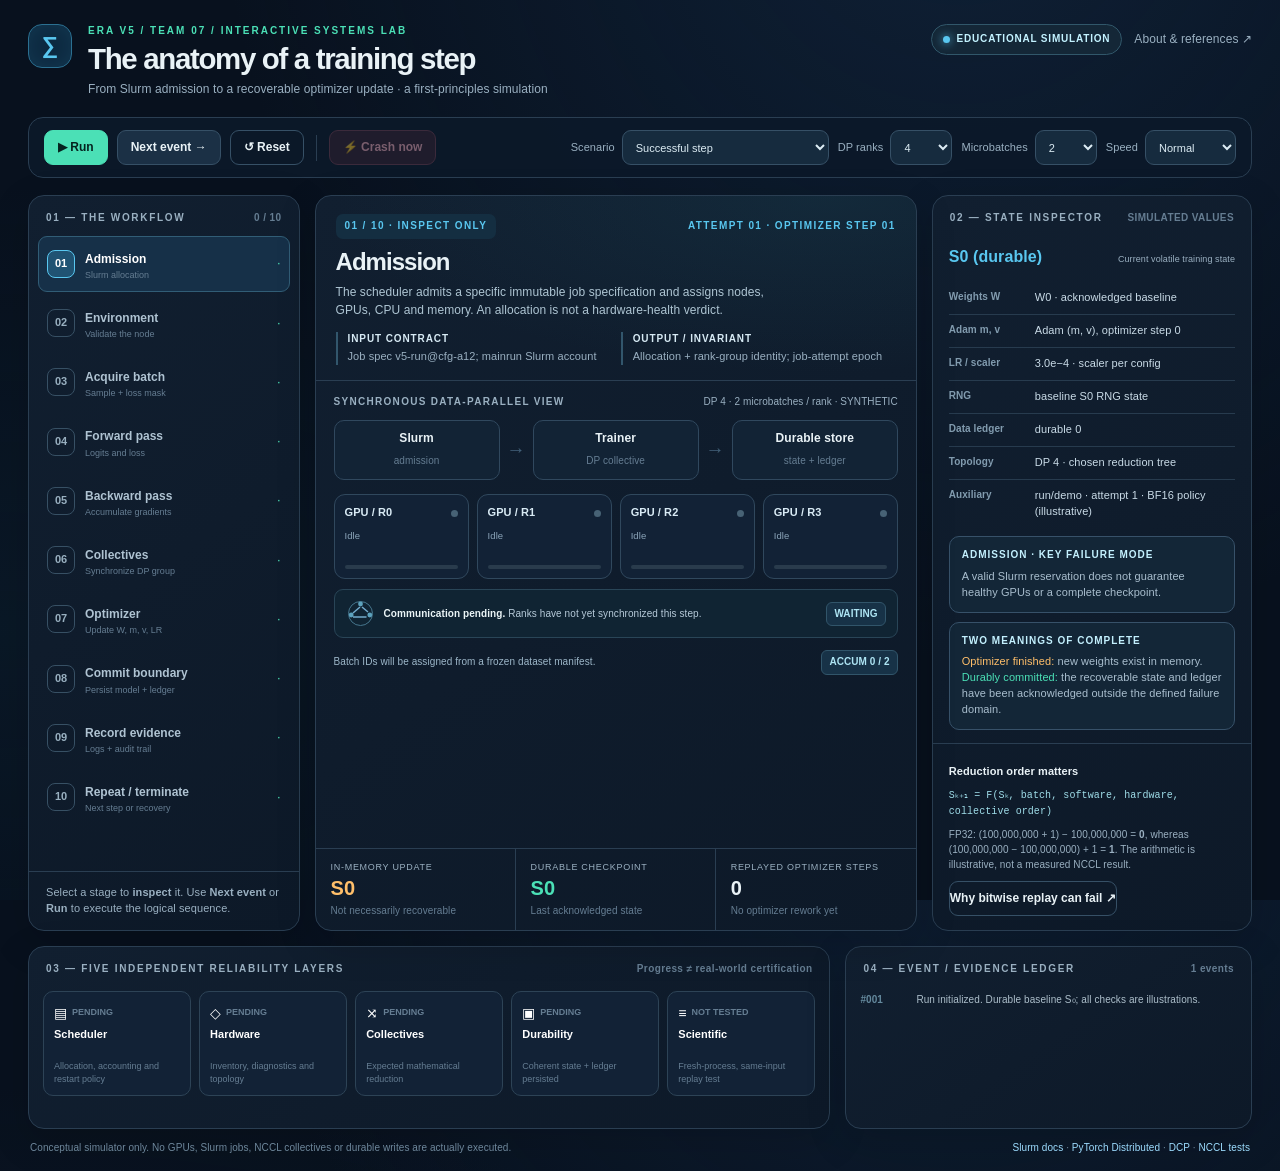
<file: docs/ERA_V5_G7_Interactive_Training_Step_Simulator/index.html>
<!doctype html>
<html lang="en">
<head>
<meta charset="utf-8">
<meta name="viewport" content="width=device-width,initial-scale=1">
<meta name="color-scheme" content="dark">
<meta name="description" content="Interactive ERA V5 teaching simulator for distributed training steps, collectives, checkpoint durability and deterministic replay.">
<title>ERA V5 · The Anatomy of a Training Step</title>
<style>
:root{--bg:#08111e;--panel:#0f1b2a;--panel2:#132236;--line:#2a3e52;--text:#e9f2f6;--sub:#9ab0c1;--muted:#657d92;--cyan:#59c7f0;--teal:#4be0b6;--amber:#ffbf6a;--red:#ff7890;--violet:#b0a4ff;--radius:16px;--shadow:0 12px 40px #00000028}
*{box-sizing:border-box}html,body{height:100%;margin:0}body{font-family:Inter,ui-sans-serif,-apple-system,BlinkMacSystemFont,"Segoe UI",Arial,sans-serif;background:radial-gradient(ellipse at 75% -20%,#19385b66,transparent 55%),radial-gradient(ellipse at 0% 70%,#10334833,transparent 50%),var(--bg);color:var(--text);line-height:1.45;letter-spacing:.005em}button,select{font:inherit}button:focus-visible,select:focus-visible,a:focus-visible{outline:2px solid var(--cyan);outline-offset:3px}button{cursor:pointer;border:0}a{color:#9dddff;text-decoration:none}a:hover{text-decoration:underline}
.page{max-width:1740px;margin:auto;padding:24px 28px 18px;min-height:100vh}.top{display:flex;align-items:flex-start;justify-content:space-between;gap:24px;margin-bottom:18px}.identity{display:flex;gap:16px;align-items:flex-start}.logo{width:44px;height:44px;border:1px solid #2b7091;border-radius:14px;display:grid;place-items:center;color:var(--cyan);font-size:23px;font-weight:800;background:#0d2940;box-shadow:inset 0 0 20px #49cef118}.kicker{font-size:10px;text-transform:uppercase;color:var(--teal);font-weight:800;letter-spacing:.20em}.top h1{font-size:clamp(22px,2.3vw,30px);font-weight:750;line-height:1.12;margin:4px 0 6px;letter-spacing:-.045em}.subline{font-size:12px;color:var(--sub)}.head-right{display:flex;align-items:center;gap:12px;flex-wrap:wrap;justify-content:flex-end}.tag{display:inline-flex;align-items:center;gap:7px;background:#142737;border:1px solid #31576a;border-radius:999px;padding:7px 11px;color:#c3f2ff;font-size:10px;font-weight:800;letter-spacing:.08em}.dot{width:7px;height:7px;border-radius:50%;background:var(--cyan);box-shadow:0 0 10px var(--cyan)}.help-link{font-size:12px;color:var(--sub)}
.toolbar{display:flex;gap:12px;flex-wrap:wrap;align-items:center;justify-content:space-between;background:#0c1929e8;border:1px solid var(--line);border-radius:15px;padding:12px 15px;margin-bottom:17px}.tool-left,.tool-right{display:flex;gap:9px;align-items:center;flex-wrap:wrap}.btn{background:#1b3045;border:1px solid #365066;color:var(--text);padding:8px 13px;border-radius:9px;font-size:12px;font-weight:700;min-height:35px}.btn:hover:not(:disabled){background:#253b52}.btn:disabled{opacity:.45;cursor:not-allowed}.btn.primary{background:var(--teal);color:#05231f;border-color:var(--teal)}.btn.primary:hover{background:#86efd3}.btn.danger{border-color:#774052;background:#382131;color:#ffb3c2}.btn.danger:hover{background:#532d3d}.btn.ghost{background:transparent}.separator{height:26px;width:1px;background:var(--line);margin:0 3px}.field{display:flex;align-items:center;gap:7px;font-size:11px;color:var(--sub)}select{background:#162b3e;border:1px solid #365066;color:#dcecf4;border-radius:9px;font-size:11px;padding:8px 24px 8px 9px;max-width:250px;min-height:35px}
.shell{display:grid;grid-template-columns:minmax(235px, .78fr) minmax(460px, 1.73fr) minmax(255px,.92fr);gap:15px;align-items:stretch}.card{background:linear-gradient(145deg,#111f30,#0d1928);border:1px solid var(--line);border-radius:var(--radius);box-shadow:var(--shadow);min-width:0}.card-h{display:flex;justify-content:space-between;align-items:center;gap:10px;padding:15px 17px 10px}.section-label{font-size:10px;text-transform:uppercase;letter-spacing:.17em;font-weight:800;color:var(--sub)}.smallcaps{font-size:10px;font-weight:700;color:var(--muted);letter-spacing:.04em}
.timeline{overflow:hidden;display:flex;flex-direction:column}.stages{display:grid;grid-template-columns:1fr;gap:3px;padding:0 9px 10px;align-content:start}.stage{border:1px solid transparent;display:grid;grid-template-columns:29px 1fr auto;align-items:center;gap:9px;width:100%;text-align:left;background:transparent;color:#afc3d2;padding:9px 8px;border-radius:9px;transition:background .2s, border .2s;min-height:45px}.stage:hover{background:#182c3c}.stage.selected{background:#163048;border-color:#315d76;color:white}.stage.executed:not(.selected){color:#a9e0d0}.stage-number{width:28px;height:28px;border:1px solid #375064;border-radius:8px;display:grid;place-items:center;font-size:11px;font-weight:800;color:#99b0c0}.stage.selected .stage-number{border-color:var(--cyan);background:#205373;color:white}.stage.executed .stage-number{background:#123e36;border-color:#277563;color:var(--teal)}.stage.failed .stage-number{background:#4b2335;color:var(--red);border-color:#a5495e}.stage-title{font-size:12px;font-weight:730}.stage-tag{font-size:9px;color:var(--muted)}.stage-check{font-size:13px;color:var(--teal)}.timeline-footer{margin-top:auto;border-top:1px solid var(--line);padding:13px 17px;font-size:11px;color:var(--sub)}
.maincard{display:flex;flex-direction:column;overflow:hidden}.mainhead{padding:18px 20px 15px;background:radial-gradient(ellipse at 85% 0%,#1d4e6040,transparent 68%);border-bottom:1px solid var(--line);min-height:155px}.eyebrow{display:flex;justify-content:space-between;align-items:center;gap:8px;color:var(--cyan);font-weight:800;font-size:10px;text-transform:uppercase;letter-spacing:.14em}.active-phase{display:inline-flex;background:#142e41;border-radius:7px;padding:5px 9px}.phase-title{font-size:24px;line-height:1.12;letter-spacing:-.04em;margin:10px 0 7px}.phase-desc{font-size:12px;color:#aec5d3;line-height:1.55;max-width:70ch;min-height:35px}.phase-context{display:grid;grid-template-columns:1fr 1fr;gap:10px;margin-top:12px}.mini-info{border-left:2px solid #32566c;padding-left:10px;font-size:11px;min-width:0}.mini-info strong{color:#d7eaf4;display:block;font-weight:800;font-size:10px;text-transform:uppercase;letter-spacing:.09em;margin-bottom:3px}.mini-info span{color:var(--sub)}
.graph{padding:14px 18px 12px;position:relative}.graph-top{display:flex;align-items:center;justify-content:space-between;margin-bottom:10px;gap:8px}.steps-summary{font-size:10px;color:var(--sub)}.graph-label{font-size:10px;letter-spacing:.13em;text-transform:uppercase;font-weight:800;color:var(--sub)}.pipetrack{display:grid;grid-template-columns:1fr 21px 1fr 21px 1fr;align-items:center;gap:6px;margin-bottom:14px}.pipebox{border:1px solid #30485e;background:#122335;padding:9px 6px;border-radius:10px;text-align:center;min-width:0}.pipebox strong{font-size:12px;display:block}.pipebox span{font-size:10px;color:var(--muted)}.pipebox.hot{border-color:#47a4bd;background:#17364c;box-shadow:0 0 0 1px #387c9455}.pipebox.committed{border-color:#2b997c}.arrow{font-size:19px;text-align:center;color:#426078}.rank-row{display:grid;grid-template-columns:repeat(4,minmax(0,1fr));gap:8px}.rank{border:1px solid #30485d;border-radius:11px;background:#122236;padding:10px 10px 9px;min-width:0;transition:background .2s,border .2s}.rank.active{border-color:#55bcd8;background:#143147;box-shadow:0 0 16px #28a7e014}.rank-top{display:flex;align-items:center;justify-content:space-between;gap:4px;font-size:11px;font-weight:750}.rank-id{color:#d9ebf5}.rank-led{height:7px;width:7px;background:#476275;border-radius:50%;flex-shrink:0}.rank.active .rank-led{background:var(--teal);box-shadow:0 0 12px var(--teal)}.rank-sub{color:#8ba5b9;font-size:9.5px;margin:8px 0 6px;min-height:30px;overflow-wrap:anywhere}.rank-meter{height:4px;border-radius:3px;background:#293b4c;overflow:hidden}.rank-meter span{height:100%;background:linear-gradient(90deg,#4aa6df,var(--teal));display:block;width:0%;transition:width .35s}.collective{display:flex;align-items:center;gap:9px;margin-top:10px;background:#102433;border:1px solid #294557;border-radius:9px;padding:9px 11px;min-height:41px}.collective svg{flex-shrink:0}.collective-body{font-size:10px;color:#b7cbda;flex:1}.collective-body strong{color:#ebf5f7}.batchstrip{margin-top:12px;display:flex;align-items:center;justify-content:space-between;gap:8px;flex-wrap:wrap;font-size:10px;color:#9db7c9}.chip{border:1px solid #31556a;border-radius:6px;padding:4px 7px;background:#173247;color:#aee5f4;font-weight:700;font-size:10px}.chip.orange{color:var(--amber);border-color:#755838;background:#362920}.chip.green{color:var(--teal);border-color:#377363;background:#12352f}
.statebar{border-top:1px solid var(--line);display:grid;grid-template-columns:repeat(3,minmax(0,1fr));margin-top:auto}.metric{padding:12px 15px;border-right:1px solid var(--line);min-width:0}.metric:last-child{border:0}.metric small{font-size:9px;letter-spacing:.08em;text-transform:uppercase;color:var(--sub);display:block;margin-bottom:2px}.metric strong{font-size:20px;font-variant-numeric:tabular-nums;line-height:1.2}.metric span{display:block;color:var(--muted);font-size:10px;margin-top:3px}.metric .green{color:var(--teal)}.metric .orange{color:var(--amber)}
.inspector{display:flex;flex-direction:column;min-width:0}.inspector-content{padding:2px 16px 13px}.state-title{display:flex;align-items:baseline;justify-content:space-between;gap:8px;margin:7px 0 14px}.state-title strong{font-size:16px;color:var(--cyan)}.state-title span{font-size:9px;color:var(--sub);text-align:right}.state-items{display:flex;flex-direction:column;gap:0}.state-item{display:grid;grid-template-columns:78px 1fr;gap:8px;border-bottom:1px solid #273b4e;padding:8px 0;align-items:start;font-size:11px}.state-item:last-child{border:0}.state-key{color:#829caf;font-size:10px;font-weight:800}.state-value{color:#c9dbe7;overflow-wrap:anywhere}.factbox{border:1px solid #375169;background:#132637;border-radius:10px;padding:11px 12px;margin-top:9px}.factbox b{display:block;color:#c3f0fe;font-size:10px;text-transform:uppercase;letter-spacing:.10em}.factbox p{font-size:11px;color:#a9bece;margin:6px 0 0}.truth{margin-top:auto;border-top:1px solid var(--line);padding:14px 16px}.truth strong{font-size:11px}.truth p{color:var(--sub);font-size:10px;margin:6px 0 0;line-height:1.5}
.bottom{display:grid;grid-template-columns: minmax(0,1.5fr) minmax(250px,.76fr);gap:15px;margin-top:15px}.layergrid{display:grid;grid-template-columns:repeat(5,minmax(0,1fr));gap:8px;padding:4px 14px 14px}.layer{padding:11px 10px 10px;border:1px solid #2d4356;background:#122236;border-radius:10px;min-height:105px;display:flex;flex-direction:column;gap:5px;text-align:left;transition:border .2s}.layer:hover{border-color:#648da1}.layer.current{border-color:#4388a0;background:#173044}.layer-top{display:flex;justify-content:space-between;gap:5px;align-items:center;font-size:14px}.layer-title{font-weight:750;font-size:11px;line-height:1.25}.layer-sub{font-size:9px;color:var(--muted);line-height:1.35;margin-top:auto}.layer-status{font-size:9px;color:var(--amber);font-weight:750}.layer.illustrated .layer-status{color:var(--teal)}.layer.unknown .layer-status{color:var(--muted)}
.evidence{padding-bottom:6px}.events{max-height:155px;min-height:135px;overflow:auto;padding:0 14px 8px;scrollbar-color:#37556b transparent}.event{display:grid;grid-template-columns:48px 1fr;gap:8px;border-bottom:1px solid #24394a;padding:6px 0;font-size:10px;color:#adbfcb}.event:last-child{border:0}.event-index{color:#64899d;font-variant-numeric:tabular-nums;font-weight:800}.event.warn{color:#ffc99b}.event.fail{color:#ff96a8}.event.good{color:#85e8cb}
.foot{display:flex;justify-content:space-between;gap:16px;align-items:center;flex-wrap:wrap;margin:12px 2px 0;font-size:10px;color:#6e879b}.foot a{font-size:10px}
.overlay{display:none;position:absolute;inset:0;background:#081723e8;backdrop-filter:blur(5px);z-index:20;align-items:center;justify-content:center;padding:30px}.overlay.show{display:flex}.fault-card{background:#172435;border:1px solid #824c5e;box-shadow:0 15px 60px #0009;border-radius:16px;padding:22px;max-width:470px;width:100%}.fault-icon{background:#452438;color:#ffb5c3;width:37px;height:37px;border-radius:10px;display:grid;place-items:center;font-size:20px;margin-bottom:12px}.fault-card h3{margin:0 0 6px;font-size:20px;letter-spacing:-.035em}.fault-card p{color:#b2c5d3;font-size:12px;line-height:1.65}.fault-note{border-left:2px solid var(--amber);padding-left:10px;color:#ffce9b;font-size:11px;margin:12px 0 16px}.small-note{font-size:10px;color:var(--sub)}
@media(min-width:1430px){.page{padding:24px 35px 20px}.mainhead{min-height:164px}.stage{min-height:47px}.rank-row{gap:10px}.bottom .card-h{padding-top:17px}}
@media(max-width:1250px){.shell{grid-template-columns:minmax(210px,.72fr) minmax(370px,1.5fr)}.inspector{grid-column:1 / -1}.inspector-content{display:grid;grid-template-columns:1fr 1fr;gap:20px;padding:0 16px 13px}.inspector-content .state-items{display:grid;grid-template-columns:1fr 1fr;column-gap:12px}.truth{margin-top:0}.layergrid{grid-template-columns:repeat(3,1fr)}}
@media(max-width:780px){.page{padding:15px}.top{flex-direction:column}.head-right{justify-content:flex-start}.shell,.bottom{grid-template-columns:1fr}.timeline{order:2}.maincard{order:1}.inspector{order:3;grid-column:auto}.stages{grid-template-columns:repeat(2,minmax(0,1fr))}.stage{grid-template-columns:25px 1fr;gap:6px;padding:7px 6px}.stage-tag{display:none}.stage-check{display:none}.phase-context{grid-template-columns:1fr}.inspector-content{grid-template-columns:1fr}.inspector-content .state-items{grid-template-columns:1fr}.layergrid{grid-template-columns:repeat(2,1fr)}.tool-right{width:100%}.rank-row{grid-template-columns:repeat(2,minmax(0,1fr))}.logo{flex-shrink:0}.phase-title{font-size:22px}}
@media(prefers-reduced-motion:reduce){*,*:before,*:after{animation:none!important;transition:none!important}}
</style>
</head>
<body>
<div class="page">
<header class="top"><div class="identity"><div class="logo" aria-hidden="true">∑</div><div><div class="kicker">ERA V5 / TEAM 07 / INTERACTIVE SYSTEMS LAB</div><h1>The anatomy of a training step</h1><div class="subline">From Slurm admission to a recoverable optimizer update · a first-principles simulation</div></div></div><div class="head-right"><span class="tag"><span class="dot"></span> EDUCATIONAL SIMULATION</span><a class="help-link" href="#sources">About & references ↗</a></div></header>
<div class="toolbar" aria-label="Simulation controls"><div class="tool-left"><button id="play" class="btn primary" type="button">▶ Run</button><button id="next" class="btn" type="button">Next event →</button><button id="reset" class="btn ghost" type="button">↺ Reset</button><div class="separator"></div><button id="crash" class="btn danger" type="button">⚡ Crash now</button></div><div class="tool-right"><label class="field">Scenario <select id="scenario"><option value="normal">Successful step</option><option value="rank-before">Rank fails before commit</option><option value="write-fail">Checkpoint seal fails</option><option value="rank-after">Rank fails after commit</option><option value="topology">Restore with changed topology</option></select></label><label class="field">DP ranks <select id="ranks"><option value="2">2</option><option value="4" selected>4</option><option value="8">8</option></select></label><label class="field">Microbatches <select id="micro"><option value="1">1</option><option value="2" selected>2</option><option value="4">4</option></select></label><label class="field">Speed <select id="speed"><option value="slow">Slow</option><option value="normal" selected>Normal</option><option value="fast">Fast</option></select></label></div></div>
<main class="shell">
<aside class="card timeline" aria-label="Ten-step workflow"><div class="card-h"><div class="section-label">01 — THE WORKFLOW</div><span id="workflow-count" class="smallcaps">0 / 10</span></div><nav id="stages" class="stages" aria-label="Select stage to inspect"></nav><div class="timeline-footer">Select a stage to <b>inspect</b> it. Use <b>Next event</b> or <b>Run</b> to execute the logical sequence.</div></aside>
<section class="card maincard" style="position:relative" aria-label="Interactive cluster visual"><div class="mainhead"><div class="eyebrow"><span id="stage-label" class="active-phase">READY / NOT STARTED</span><span id="cycle-label">JOB ATTEMPT 01 · OPTIMIZER STEP 01</span></div><h2 id="phase-title" class="phase-title">One step. Five reliability contracts.</h2><div id="phase-desc" class="phase-desc">Start the simulator to watch an optimizer update move from a scheduled allocation into a durable checkpoint. Each phase explains what changes and what can fail.</div><div class="phase-context"><div class="mini-info"><strong>Input contract</strong><span id="phase-input">Immutable run specification + ordered dataset</span></div><div class="mini-info"><strong>Output / invariant</strong><span id="phase-output">No step has executed or committed yet</span></div></div></div>
<div class="graph"><div class="graph-top"><span class="graph-label">Synchronous data-parallel view</span><span id="rank-note" class="steps-summary">Illustrative DP group · 4 ranks</span></div><div class="pipetrack"><div id="pipe-sched" class="pipebox"><strong>Slurm</strong><span>admission</span></div><div class="arrow">→</div><div id="pipe-trainer" class="pipebox"><strong>Trainer</strong><span>DP collective</span></div><div class="arrow">→</div><div id="pipe-commit" class="pipebox"><strong>Durable store</strong><span>state + ledger</span></div></div><div id="rank-row" class="rank-row"></div><div id="collective" class="collective"><svg width="29" height="29" viewBox="0 0 29 29" fill="none" aria-hidden="true"><circle cx="14.5" cy="14.5" r="12" stroke="#46768d"/><circle cx="14.5" cy="5" r="2.4" fill="#5da2bd"/><circle cx="5.2" cy="16" r="2.4" fill="#5da2bd"/><circle cx="23.8" cy="16" r="2.4" fill="#5da2bd"/><path d="M14 8L7 14 M7 18L20.5 18 M22 13L16 8" stroke="#73aacc" stroke-width="1.5"/></svg><div id="collective-text" class="collective-body"><strong>Communication pending.</strong> No collective has run in this teaching simulation.</div><span id="collective-chip" class="chip">WAITING</span></div><div class="batchstrip"><span id="batch-note">Batch IDs will be assigned from a frozen dataset manifest.</span><span id="batch-chip" class="chip">ACCUM 0 / 2</span></div></div>
<div class="statebar"><div class="metric"><small>In-memory update</small><strong id="volatile-value" class="orange">S₀</strong><span>Not necessarily recoverable</span></div><div class="metric"><small>Durable checkpoint</small><strong id="durable-value" class="green">S₀</strong><span>Last acknowledged state</span></div><div class="metric"><small>Replayed optimizer steps</small><strong id="replay-value">0</strong><span id="replay-note">No failures yet</span></div></div>
<div id="fault-overlay" class="overlay" role="dialog" aria-modal="true" aria-label="Simulated failure details"><div class="fault-card"><div class="fault-icon">!</div><div class="kicker">SIMULATED INCIDENT</div><h3 id="fault-title">Rank failed</h3><p id="fault-body"></p><div id="fault-note" class="fault-note"></div><div style="display:flex;gap:9px;flex-wrap:wrap"><button id="recover" class="btn primary">Restore / Continue</button><button id="fault-reset" class="btn ghost">Reset lab</button></div></div></div></section>
<aside class="card inspector" aria-label="State inspection"><div class="card-h"><span class="section-label">02 — STATE INSPECTOR</span><span id="state-type" class="smallcaps">SIMULATED VALUES</span></div><div class="inspector-content"><div><div class="state-title"><strong id="state-heading">S₀</strong><span>Current volatile training state</span></div><div class="state-items"><div class="state-item"><span class="state-key">Weights W</span><span id="st-weights" class="state-value">W₀ · seed 104729</span></div><div class="state-item"><span class="state-key">Adam m, v</span><span id="st-opt" class="state-value">step 0 · initialized</span></div><div class="state-item"><span class="state-key">LR / scaler</span><span id="st-lr" class="state-value">3.0e−4 · BF16</span></div><div class="state-item"><span class="state-key">RNG</span><span id="st-rng" class="state-value">seed 104729 · no draws</span></div><div class="state-item"><span class="state-key">Data ledger</span><span id="st-data" class="state-value">committed cursor 0</span></div><div class="state-item"><span class="state-key">Topology</span><span id="st-topo" class="state-value">DP 4 · fixed order</span></div><div class="state-item"><span class="state-key">Auxiliary</span><span id="st-aux" class="state-value">step 0 · no scaler</span></div></div></div><div><div class="factbox"><b id="fact-title">The state transition</b><p id="fact-body">Sₖ₊₁ = F(Sₖ, batch, software, hardware, collective order). Equal checkpoint bytes alone do not prove identical future computation.</p></div><div class="factbox"><b>Two meanings of complete</b><p><span style="color:var(--amber)">Optimizer finished:</span> new weights exist in memory. <span style="color:var(--teal)">Durably committed:</span> the recoverable state and ledger have been acknowledged outside the defined failure domain.</p></div></div></div><div class="truth"><strong>Reduction order matters</strong><p style="margin-bottom:8px;color:#9fdde9"><code>Sₖ₊₁ = F(Sₖ, batch, software, hardware, collective order)</code></p><p id="fp-demo">FP32: (100,000,000 + 1) − 100,000,000 = <b>0</b>, whereas (100,000,000 − 100,000,000) + 1 = <b>1</b>. The arithmetic is illustrative, not a measured NCCL result.</p><button id="fp-explain" class="btn ghost" style="margin-top:9px;padding:6px 0">Why bitwise replay can fail ↗</button></div></aside>
</main>
<section class="bottom" aria-label="Reliability and evidence"><div class="card"><div class="card-h"><span class="section-label">03 — FIVE INDEPENDENT RELIABILITY LAYERS</span><span class="smallcaps">Progress ≠ real-world certification</span></div><div class="layergrid" id="layers"></div></div><div class="card evidence"><div class="card-h"><span class="section-label">04 — EVENT / EVIDENCE LEDGER</span><span id="event-total" class="smallcaps">0 events</span></div><div class="events" id="events" aria-live="polite"></div></div></section>
<footer class="foot" id="sources"><span>Conceptual simulator only. No GPUs, Slurm jobs, NCCL collectives or durable writes are actually executed.</span><span><a href="https://slurm.schedmd.com/documentation.html" target="_blank" rel="noopener noreferrer">Slurm docs</a> · <a href="https://docs.pytorch.org/docs/stable/distributed.html" target="_blank" rel="noopener noreferrer">PyTorch Distributed</a> · <a href="https://docs.pytorch.org/docs/stable/distributed.checkpoint.html" target="_blank" rel="noopener noreferrer">DCP</a> · <a href="https://github.com/NVIDIA/nccl-tests" target="_blank" rel="noopener noreferrer">NCCL tests</a></span></footer>
</div>
<script>
'use strict';
// Each stage is a semantic event in a DEMONSTRATION state machine, not a GPU execution.
const phases=[
 {name:'Admission',short:'Slurm allocation',description:'The scheduler admits a specific immutable job specification and assigns nodes, GPUs, CPU and memory. An allocation is not a hardware-health verdict.',input:'Job spec v5-run@cfg-a12; mainrun Slurm account',output:'Allocation + rank-group identity; job-attempt epoch',pitfall:'A valid Slurm reservation does not guarantee healthy GPUs or a complete checkpoint.',layers:[0],signal:'ALLOCATED'},
 {name:'Environment',short:'Validate the node',description:'Inspect runtime, container/config/data fingerprints, device mapping, driver and topology. Every rank must know its local accelerator and process group.',input:'Allocated devices + pinned software/config fingerprints',output:'Pinned runtime and local device assignment; hardware admission separately checked',pitfall:'An installed NVIDIA driver is not evidence that NCCL, ECC or the node fabric is healthy.',layers:[1],signal:'VERIFIED*'},
 {name:'Acquire batch',short:'Sample + loss mask',description:'Obtain the ordered sample IDs, token spans, labels and loss masks from the data loader. Stage the cursor; it is not durable until committed with model state.',input:'Frozen shard manifest + sampler RNG/cursor',output:'Microbatch IDs and staged next-ledger position',pitfall:'A resumed model with a different sampler position is a different training trajectory.',layers:[],signal:'BATCH STAGED'},
 {name:'Forward pass',short:'Logits and loss',description:'Each rank evaluates its own samples, running model kernels and stochastic operations such as dropout. Logits and the local loss depend on RNG and input masks.',input:'Local input tensors, Wₖ and RNG streams',output:'Logits, per-rank local loss, updated temporary RNG state',pitfall:'Even identical weights cannot prove future loss equality if masks or RNG streams diverge.',layers:[],signal:'LOCAL LOSS'},
 {name:'Backward pass',short:'Accumulate gradients',description:'Backpropagation constructs gradients for every microbatch. Gradient accumulation must use correct token weighting and loss normalization, not an accidental average of averages.',input:'Local losses and accumulation window',output:'Local accumulated gradients; optimizer has NOT advanced',pitfall:'Unequal microbatch token counts demand weighted normalization for the intended global objective.',layers:[],signal:'GRAD READY'},
 {name:'Collectives',short:'Synchronize DP group',description:'Ranks collectively combine the intended gradients using all-reduce or reduce-scatter, with all-gather when required by the sharding scheme. Order and subgroup must match.',input:'Local grads + correct DP subgroup + reduction ordering',output:'Consistent global gradient for each optimizer shard/rank',pitfall:'Wrong ranks, missing masks or different reduction trees can alter or hang training.',layers:[2],signal:'SYNCED*'},
 {name:'Optimizer',short:'Update W, m, v, LR',description:'The optimizer applies one update after all expected microbatches and collectives. Adam moments and counters change, and the scheduler advances in an agreed order.',input:'Global gradient and prior W, m, v, LR, scaler',output:'Volatile Sₖ₊₁ — computed but not yet durably recoverable',pitfall:'Optimizer.step() returning does NOT mean an acknowledged durable checkpoint exists.',layers:[],signal:'VOLATILE UPDATE'},
 {name:'Commit boundary',short:'Persist model + ledger',description:'A durable generation must bind weights, optimizer/scheduler/RNG and data ledger. Publish only after the required shards and integrity checks are complete.',input:'Coherent state + expected rank receipts + cursor',output:'Acknowledged Sₖ₊₁ and durable ledger cursor, or explicit failure',pitfall:'A partial shard write must never advance the latest checkpoint pointer.',layers:[3],signal:'DURABLE STATE'},
 {name:'Record evidence',short:'Logs + audit trail',description:'Associate each observation with the run, branch, attempt, step, sample count, topology, grad norm, loss, checkpoint generation and actual timing.',input:'Measured/probed values and committed generation identity',output:'Auditable step record for recovery and evaluation consumers',pitfall:'Stale event streams or invented metrics can make an incorrect run look healthy.',layers:[],signal:'AUDITED*'},
 {name:'Repeat / terminate',short:'Next step or recovery',description:'Continue to the next step, terminate on completion, or coordinate a failure/preemption across ranks. Restart from the most recent durable coherent generation.',input:'Job policy, stop reason and last durable checkpoint',output:'Next-step admission, safe termination or recovery path',pitfall:'Bitwise equality on changed GPU count/topology is not generally warranted.',layers:[],signal:'STEP DONE'}
];
const layerData=[
 {name:'Scheduler',sub:'Allocation, accounting and restart policy',icon:'▤',threshold:0},
 {name:'Hardware',sub:'Inventory, diagnostics and topology',icon:'◇',threshold:1},
 {name:'Collectives',sub:'Expected mathematical reduction',icon:'⤨',threshold:5},
 {name:'Durability',sub:'Coherent state + ledger persisted',icon:'▣',threshold:7},
 {name:'Scientific',sub:'Fresh-process, same-input replay test',icon:'≡',threshold:Infinity}
];
const $=id=>document.getElementById(id);
let session, timer=null, lastFailureMessage='';
function initial(){return {index:-1,selected:0,step:1,volatile:0,durable:0,cursor:0,staged:0,attempt:1,rankCount:Number($('ranks').value),micro:Number($('micro').value),running:false,mode:$('scenario').value,faulted:false,faultConsumed:false,sealRetried:false,faultKind:null,redo:0,events:[],numEvents:0,replayConstraint:'fixed',completed:false};}
function addEvent(message,tone=''){session.numEvents++;session.events.unshift({id:session.numEvents,message,tone});session.events=session.events.slice(0,30);}
function stop(){if(timer!==null){clearInterval(timer);timer=null;}session.running=false;}
function reset(){if(session)stop();session=initial();addEvent('Run initialized. Durable baseline S₀; all checks are illustrations.');render();}
function startTimer(){if(session.faulted)return;if(session.completed){startNext();}if(session.running){stop();render();return;}session.running=true;advance();if(session.running){const delay={slow:2350,normal:1250,fast:520}[$('speed').value];timer=setInterval(()=>{advance();if(!session.running&&timer!==null){clearInterval(timer);timer=null;}},delay);}render();}
function startNext(){stop();if(!session.completed)return;session.step=session.durable+1;session.index=-1;session.selected=0;session.completed=false;session.staged=session.cursor;addEvent('Opening next training step '+session.step+' from last durable S'+session.durable+'.');render();}
function fault(kind){stop();session.faulted=true;session.faultKind=kind;session.faultConsumed=true;let title,body,note;
 if(kind==='seal'){
 title='Checkpoint generation rejected';body='The simulated shard/manifest write was interrupted. There is no acknowledged S'+session.step+' generation. The in-memory optimizer state may still be live.';note='The latest pointer stays at S'+session.durable+'. If all ranks survive, the coordinator can retry sealing without rerunning the optimizer.';
 addEvent('FAULT: partial checkpoint rejected; durable pointer remains S'+session.durable+'.','fail');
 } else {
 const wasVolatile=session.volatile>session.durable;
 title=kind==='after'?'Failure after durable commit':'Rank failure before durable commit';
 body=kind==='after'?'The durable checkpoint S'+session.durable+' already includes model, optimizer, RNG and data ledger. The process may restart from it without repeating that committed optimizer step.':`A rank failed while the last recoverable checkpoint was S${session.durable}. ${wasVolatile?'The optimizer had updated weights in memory, but this update was not yet durably committed.':'The partially executed step had no acknowledged optimizer update.'}`;
 note=kind==='after'?'Recoverability depends on the declared storage failure domain. This is a simulated acknowledgement, not a real storage test.':`Restore S${session.durable} and replay the same batch IDs and operations. ${session.mode==='topology'?'Changing the DP rank count invalidates any unproven bit-equality guarantee.':'Bit-equality still requires a proven deterministic environment.'}`;
 addEvent((kind==='after'?'POST-COMMIT':'PRE-COMMIT')+' CRASH: recover from durable S'+session.durable+'.','fail');
 }
 $('fault-title').textContent=title;$('fault-body').textContent=body;$('fault-note').textContent=note;$('recover').textContent=kind==='seal'?'Retry durable commit':'Restore and continue';render();}
function recover(){if(!session.faulted)return;const kind=session.faultKind;session.faulted=false;
 if(kind==='seal') {session.sealRetried=true;session.index=6;session.selected=7;addEvent('Checkpoint write retried: previous uncommitted generation remains unselected.','warn');render();return;}
 const lostOptimizer=session.volatile>session.durable;
 if(lostOptimizer){session.redo++;addEvent('Uncommitted optimizer step will be re-executed from S'+session.durable+'.','warn');}
 session.attempt++;session.volatile=session.durable;session.step=session.durable+1;session.staged=session.cursor;session.index=-1;session.selected=0;session.completed=false;
 if(session.mode==='topology'&&kind==='before'){
  const before=session.rankCount;session.rankCount=before===2?4:2;$('ranks').value=String(session.rankCount);session.replayConstraint='changed';addEvent(`Topology changed DP${before} → DP${session.rankCount}; strict bitwise replay is NOT assured.`,'warn');
 } else {session.replayConstraint='fixed';}
 addEvent('Restored S'+session.durable+' / resumed as attempt '+session.attempt+'.');render();}
function advance(){if(session.faulted)return;if(session.completed){stop();return;}
 const next=session.index+1;
 if(next>=phases.length){session.completed=true;stop();render();return;}
 // Simulated failure injections occur at the precise checkpoint boundary or post-commit handoff.
 if(next===7&&!session.faultConsumed){
  if(session.mode==='rank-before'||session.mode==='topology'){fault('before');return;}
  if(session.mode==='write-fail'){fault('seal');return;}
 }
 if(next===9&&!session.faultConsumed&&session.mode==='rank-after'){fault('after');return;}
 session.index=next;session.selected=next;
 const n=session.step;
 switch(next){
 case 0:addEvent('Slurm: allocated '+session.rankCount+' simulated DP ranks for attempt '+session.attempt+'.');break;
 case 1:addEvent('Config/runtime and GPU inventory gates illustrated (no hardware checks run).');break;
 case 2:session.staged=session.cursor+session.rankCount*session.micro;addEvent('Sample spans staged: '+session.rankCount+' ranks × '+session.micro+' microbatches; cursor '+session.staged+'.');break;
 case 3:addEvent('Forward loss/logits and stochastic draws illustrated; RNG advances in volatile state.');break;
 case 4:addEvent('Accumulated '+session.micro+' microbatches per rank; optimizer not yet advanced.');break;
 case 5:addEvent('DP all-reduce / reduce-scatter illustrated. No NCCL execution.');break;
 case 6:session.volatile=n;addEvent('Optimizer.step(): volatile S'+n+' exists; latest durable still S'+session.durable+'.','warn');break;
 case 7:session.durable=n;session.cursor=session.staged;addEvent('SIMULATED durable commit acknowledged: S'+n+' + ledger cursor '+session.cursor+'.','good');break;
 case 8:addEvent('Evidence recorded: run, attempt '+session.attempt+', step '+n+', topology DP'+session.rankCount+' (all metrics illustrative).');break;
 case 9:addEvent('Step '+n+' completed; next step or preemption/restart may follow.','good');session.completed=true;stop();break;
 }
 render();}
function esc(t){return String(t).replace(/[&<>"']/g,x=>({'&':'&amp;','<':'&lt;','>':'&gt;','"':'&quot;',"'":'&#39;'}[x]));}
function render(){const s=session,preview=phases[s.selected];
 $('play').textContent=s.running?'Ⅱ Pause':s.completed?'▶ Next step':'▶ Run';$('next').textContent=s.completed?'Begin next step →':'Next event →';$('next').disabled=s.faulted;$('play').disabled=s.faulted;$('crash').disabled=s.faulted||s.index<0;
 $('workflow-count').textContent=`${Math.max(0,s.index+1)} / 10`;
 $('stages').innerHTML=phases.map((p,i)=>{const done=i<=s.index,selected=i===s.selected,failed=s.faulted&&i===(s.faultKind==='after'?9:7);return `<button type="button" class="stage ${done?'executed':''} ${selected?'selected':''} ${failed?'failed':''}" data-i="${i}" aria-label="Inspect stage ${i+1}: ${esc(p.name)}" aria-current="${selected?'step':'false'}"><span class="stage-number">${done&&!failed?'✓':String(i+1).padStart(2,'0')}</span><span><span class="stage-title">${esc(p.name)}</span><span class="stage-tag" style="display:block">${esc(p.short)}</span></span><span class="stage-check">${done?'●':'·'}</span></button>`}).join('');
 for(const b of $('stages').querySelectorAll('.stage'))b.addEventListener('click',()=>{s.selected=Number(b.dataset.i);render();});
 const inspectedIsCurrent=s.selected===s.index;
 $('stage-label').textContent=`${String(s.selected+1).padStart(2,'0')} / 10 · ${s.index>=s.selected?'EXECUTED':'INSPECT ONLY'}`;
 $('cycle-label').textContent=`ATTEMPT ${String(s.attempt).padStart(2,'0')} · OPTIMIZER STEP ${String(s.step).padStart(2,'0')}`;
 $('phase-title').textContent=preview.name;
 $('phase-desc').textContent=preview.description;
 $('phase-input').textContent=preview.input;
 $('phase-output').textContent=preview.output;
 $('rank-note').textContent=`DP ${s.rankCount} · ${s.micro} microbatch${s.micro>1?'es':''} / rank · SYNTHETIC${s.rankCount>4?' · 4 of '+s.rankCount+' shown':''}`;
 $('pipe-sched').className='pipebox'+(s.index>=0?' hot':'');$('pipe-trainer').className='pipebox'+(s.index>=2&&s.index<=6?' hot':'');$('pipe-commit').className='pipebox'+(s.durable>=s.step?' committed':'');
 const shown=Math.min(4,s.rankCount),ranks=Array.from({length:shown},(_,i)=>i);
 $('rank-row').innerHTML=ranks.map(i=>{const on=s.index>=1&&s.index<=8;const frac=(s.index>=0? Math.min(100,Math.floor(((s.index+1)/10)*100)):0);const status=s.index<0?'Idle':s.index===0?'Allocated':s.index===1?'Local GPU set':s.index===2?`span ${s.cursor+i*s.micro}…${s.cursor+(i+1)*s.micro-1}`:s.index===3?'Logits + loss':s.index===4?`${s.micro}/${s.micro} gradients`:s.index===5?'Collective sync':s.index===6?'W and Adam updated':s.index===7?'Snapshot sealed':s.index===8?'Evidence emitted':'Step complete';return `<div class="rank ${on?'active':''}"><div class="rank-top"><span class="rank-id">GPU / R${i}</span><span class="rank-led" aria-hidden="true"></span></div><div class="rank-sub">${esc(status)}</div><div class="rank-meter"><span style="width:${frac}%"></span></div></div>`}).join('');
 const commDone=s.index>=5;const commText=s.index===5?`<strong>Collective completed in the simulation.</strong> Every rank receives the intended global gradient; real NCCL is not run.`:s.index<5?`<strong>Communication pending.</strong> Ranks have not yet synchronized this step.`:`<strong>DP sync illustrated.</strong> Real reduction order and hardware remain unverified.`;
 $('collective-text').innerHTML=commText;$('collective-chip').textContent=commDone?'SIMULATED':'WAITING';$('collective-chip').className='chip '+(commDone?'green':'');
 $('batch-note').textContent=s.index>=2?`Illustrative IDs: shard@v1 / samples ${s.cursor}–${Math.max(s.cursor,s.staged-1)} · loss masks frozen`:'Batch IDs will be assigned from a frozen dataset manifest.';
 $('batch-chip').textContent=`ACCUM ${s.index>=4?s.micro:0} / ${s.micro}`;$('batch-chip').className='chip '+(s.index>=4?'green':'');
 $('volatile-value').textContent=`S${s.volatile}`;$('durable-value').textContent=`S${s.durable}`;$('replay-value').textContent=String(s.redo);$('replay-note').textContent=s.redo?`Committed steps preserved: ${s.durable}`:'No optimizer rework yet';
 $('state-heading').textContent=`S${s.volatile} ${s.volatile>s.durable?'(volatile)':'(durable)'}`;
 $('st-weights').textContent=`W${s.volatile} · ${s.volatile>s.durable?'not recoverably committed':'acknowledged baseline'}`;
 $('st-opt').textContent=`Adam (m, v), optimizer step ${s.volatile}`;
 $('st-lr').textContent=s.volatile===0?'3.0e−4 · scaler per config':`${(3e-4*Math.pow(.98,s.volatile)).toExponential(2)} · illustrative schedule`;
 $('st-rng').textContent=s.index>=3?`advanced in attempt ${s.attempt} (mock)`: `baseline S${s.durable} RNG state`;
 $('st-data').textContent=`durable ${s.cursor} ${s.staged>s.cursor?'· staged '+s.staged:''}`;
 $('st-topo').textContent=`DP ${s.rankCount} ${s.replayConstraint==='changed'?'· topology changed':'· chosen reduction tree'}`;
 $('st-aux').textContent=`run/demo · attempt ${s.attempt} · BF16 policy (illustrative)`;
 $('fact-title').textContent=preview.name+' · key failure mode';$('fact-body').textContent=preview.pitfall;
 $('layers').innerHTML=layerData.map((l,i)=>{const done=s.index>=l.threshold&&Number.isFinite(l.threshold),current=inspectedIsCurrent&&preview.layers.includes(i);const label=i===4?(s.replayConstraint==='changed'?'NOT ASSURED':'NOT TESTED'):(done?'ILLUSTRATED':'PENDING');return `<button type="button" class="layer ${done?'illustrated':'unknown'} ${current?'current':''}" data-i="${i}" title="${esc(l.sub)}"><span class="layer-top"><span>${esc(l.icon)}</span><span class="layer-status">${label}</span></span><span class="layer-title">${esc(l.name)}</span><span class="layer-sub">${esc(l.sub)}</span></button>`}).join('');
 for(const b of $('layers').querySelectorAll('.layer'))b.addEventListener('click',()=>{const info=layerData[Number(b.dataset.i)];$('fact-title').textContent=info.name+' reliability';$('fact-body').textContent=`${info.sub}. Illustrated progress is not evidence of an actual successful scheduler, GPU, NCCL, checkpoint or deterministic replay test.`;});
 $('events').innerHTML=s.events.map(e=>`<div class="event ${e.tone}"><span class="event-index">#${String(e.id).padStart(3,'0')}</span><span>${esc(e.message)}</span></div>`).join('');$('event-total').textContent=`${s.numEvents} events`;
 $('fault-overlay').classList.toggle('show',s.faulted);
}
$('next').addEventListener('click',()=>{if(session.completed)startNext();else{stop();advance();}});
$('play').addEventListener('click',startTimer);
$('reset').addEventListener('click',reset);
$('crash').addEventListener('click',()=>fault(session.durable>=session.step?'after':'before'));
$('recover').addEventListener('click',recover);
$('fault-reset').addEventListener('click',reset);
for(const id of ['scenario','ranks','micro'])$(id).addEventListener('change',reset);
$('speed').addEventListener('change',()=>{if(session.running){stop();startTimer();}});
$('fp-explain').addEventListener('click',()=>{const f=Math.fround;const a=f(f(f(1e8)+f(1))+f(-1e8));const b=f(f(f(1e8)+f(-1e8))+f(1));$('fact-title').textContent='FP32 nonassociativity: reproducible JS demo';$('fact-body').textContent=`Using Math.fround: ((1e8 + 1) + (−1e8)) = ${a}, while ((1e8 + (−1e8)) + 1) = ${b}. Parallel reductions can regroup operations. Different ranks or kernels do not universally produce bitwise-equivalent gradients.`;});
document.addEventListener('keydown',e=>{if(['SELECT','INPUT','TEXTAREA','BUTTON'].includes(document.activeElement?.tagName))return;if(e.code==='ArrowRight'){e.preventDefault();if(!session.faulted){stop();session.completed?startNext():advance();}}if(e.code==='Space'){e.preventDefault();if(!session.faulted)startTimer();}});
reset();
</script>
</body>
</html>
</file>
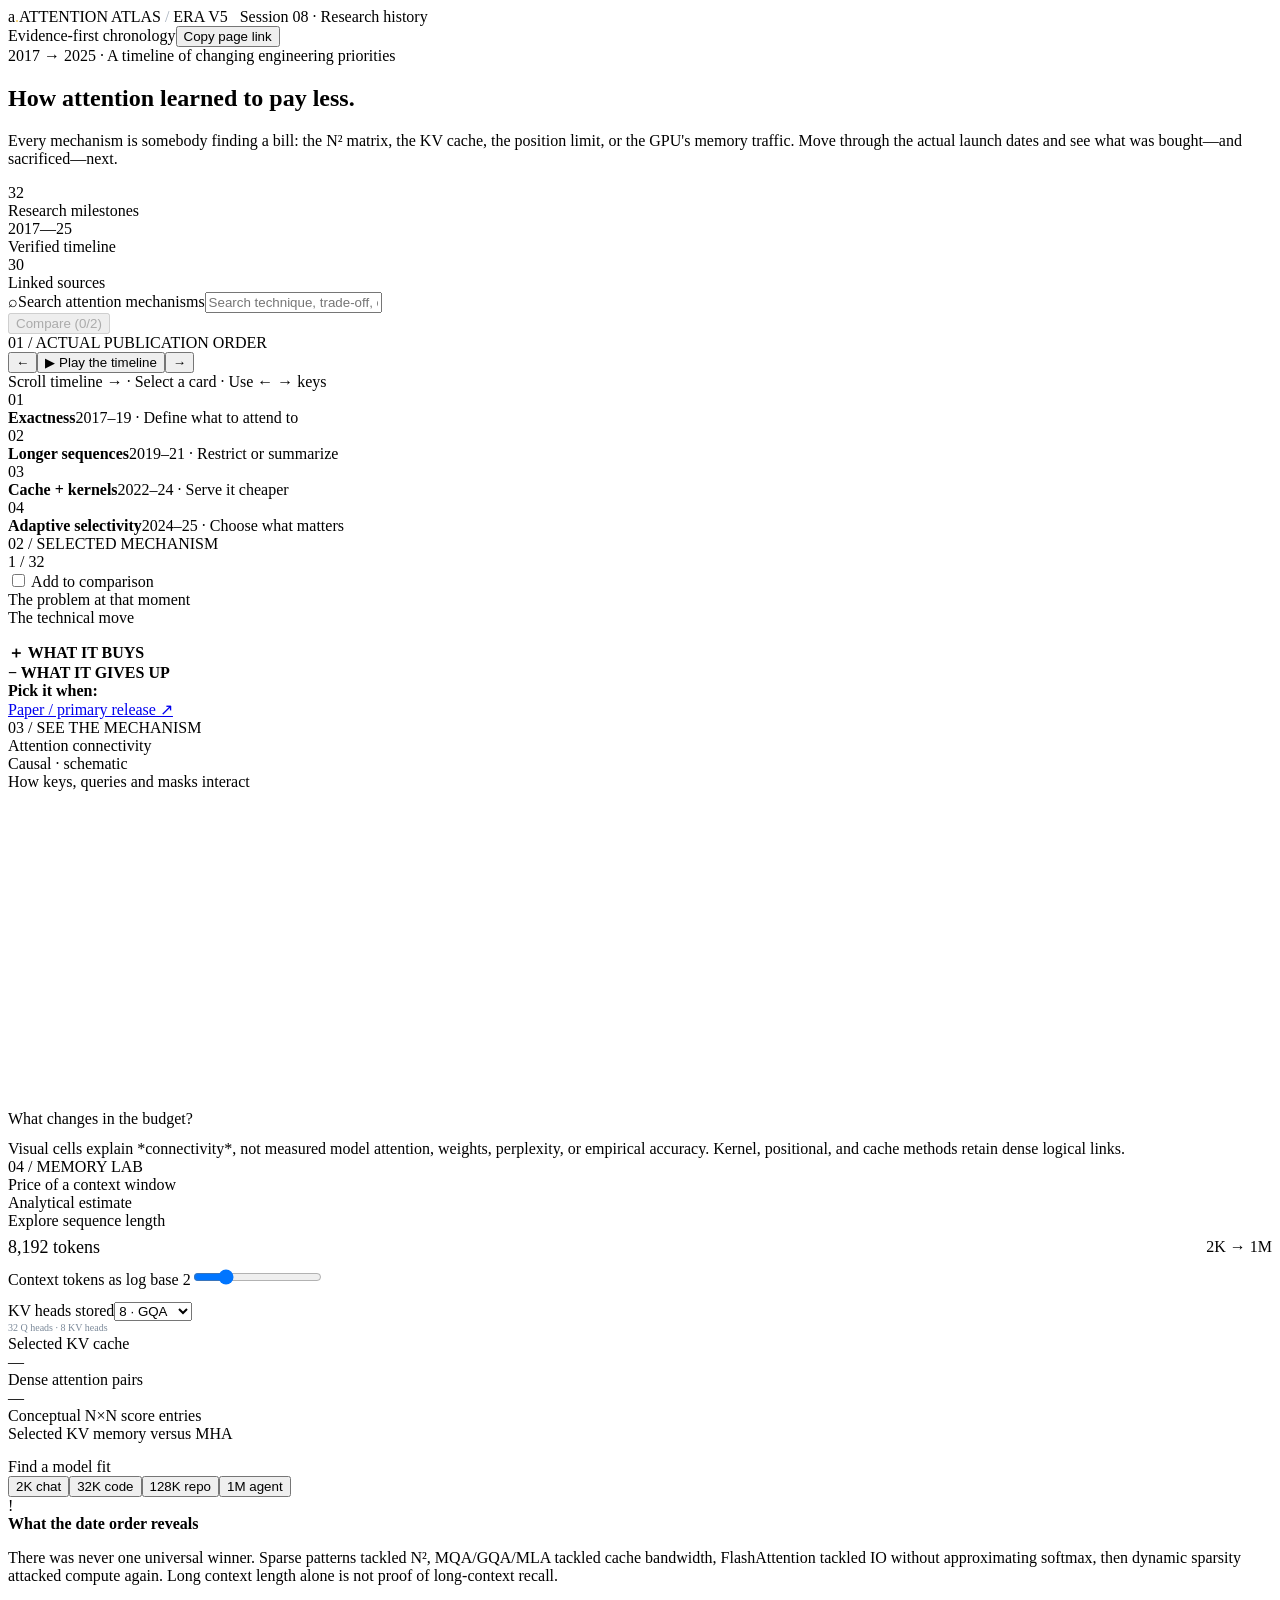
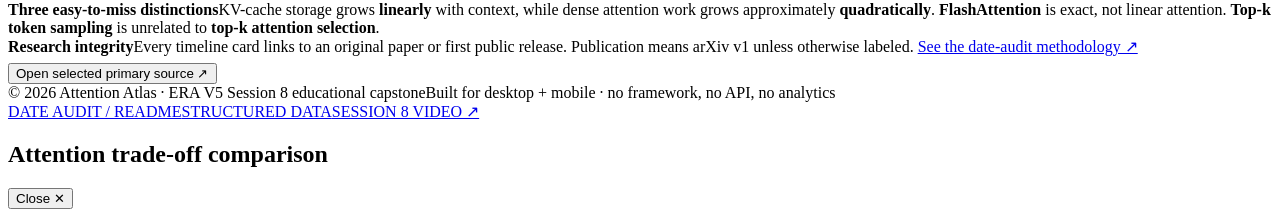
<file: attention-atlas/index.template.html>
<!doctype html><html lang="en"><head><meta charset="utf-8"><meta name="viewport" content="width=device-width, initial-scale=1"><meta name="description" content="32 research-backed milestones, 2017–2025: a visual, chronological atlas of attention mechanisms, trade-offs and memory costs."><title>Attention Atlas | ERA V5 Session 8</title><style>__CSS__</style></head><body>
<main class="shell"><header class="masthead"><div class="brand"><span class="brandmark">a<span style="color:#efc653">.</span></span><span>ATTENTION ATLAS <span style="color:#a6b0bd">/</span> ERA V5</span><span class="mini-label" style="margin-left:12px">Session 08 · Research history</span></div><div class="mast-actions"><span class="pill">Evidence-first chronology</span><button class="pill dark" id="copy">Copy page link</button></div></header>
<section class="title-wrap"><div><div class="mini-label">2017 → 2025 · A timeline of changing engineering priorities</div><h1>How attention learned to <b>pay less.</b></h1><p class="subtitle">Every mechanism is somebody finding a bill: the N² matrix, the KV cache, the position limit, or the GPU's memory traffic. Move through the actual launch dates and see what was bought—and sacrificed—next.</p></div><div class="stats"><div class="stat"><div class="num" id="count">32</div><div class="sub">Research milestones</div></div><div class="stat"><div class="num" id="span">2017—25</div><div class="sub">Verified timeline</div></div><div class="stat"><div class="num" id="paperCount">30</div><div class="sub">Linked sources</div></div></div></section>
<div class="toolbar"><div class="search"><span>⌕</span><label for="search" class="sr-only">Search attention mechanisms</label><input id="search" placeholder="Search technique, trade-off, or problem..." autocomplete="off"></div><div class="tags" id="filters"></div><button class="smallbutton" id="compareBtn" disabled>Compare (0/2)</button></div>
<section class="timeline" aria-label="Chronological research timeline"><div class="section-head"><div><span class="hlabel">01 / ACTUAL PUBLICATION ORDER</span> <span class="hint" id="visibleCount"></span></div><div class="mast-actions"><button class="smallbutton" id="previous" aria-label="Previous mechanism">←</button><button class="smallbutton" id="play">▶ Play the timeline</button><button class="smallbutton" id="next" aria-label="Next mechanism">→</button></div></div><div class="tline"><div class="year-nav" id="years"></div><span class="hint">Scroll timeline → · Select a card · Use ← → keys</span></div><div class="tl-window" id="tlWindow"><div id="timelineCards" class="cards"></div></div></section>
<div class="trendline" aria-label="Four eras"><div class="trend"><span>01</span><div><strong>Exactness</strong>2017–19 · Define what to attend to</div></div><div class="trend"><span>02</span><div><strong>Longer sequences</strong>2019–21 · Restrict or summarize</div></div><div class="trend"><span>03</span><div><strong>Cache + kernels</strong>2022–24 · Serve it cheaper</div></div><div class="trend"><span>04</span><div><strong>Adaptive selectivity</strong>2024–25 · Choose what matters</div></div></div>
<section class="workbench" aria-label="Interactive mechanism explorer">
<article class="pane"><div class="pane-header"><div><div class="lightlabel">02 / SELECTED MECHANISM</div><div class="pane-head-title" id="selectedIndex">1 / 32</div></div><label class="compare-toggle"><input type="checkbox" id="compare"> Add to comparison</label></div><div class="pane-body"><div class="date-chip" id="selectedDate"></div><div class="mechanism-name" id="selectedName"></div><span class="badge-mini" id="selectedTag"></span><div class="pain"><div class="dlabel">The problem at that moment</div><div id="pain"></div></div><div class="dlabel">The technical move</div><p class="ptext" id="how"></p><div class="good-bad"><div class="gb good"><strong>＋ WHAT IT BUYS</strong><div id="buy"></div></div><div class="gb bad"><strong>− WHAT IT GIVES UP</strong><div id="give"></div></div></div><div class="recommendation"><strong>Pick it when: </strong><span id="choose"></span></div><div class="paperbox"><a id="paper" target="_blank" rel="noreferrer noopener" href="#">Paper / primary release ↗</a><div class="basis" id="dateBasis"></div></div></div></article>
<article class="pane"><div class="pane-header"><div><div class="lightlabel">03 / SEE THE MECHANISM</div><div class="pane-head-title">Attention connectivity</div></div><span class="badge-mini">Causal · schematic</span></div><div class="matrix-wrap"><div class="matrix-label" id="matrixName">How keys, queries and masks interact</div><canvas id="matrix" width="620" height="315" role="img" aria-label="Conceptual causal attention connectivity matrix"></canvas><div class="mathbox mono" id="formula"></div><div class="chartfoot" id="methodNote"></div><div class="dlabel">What changes in the budget?</div><p class="ptext" id="metric" style="font-weight:780;margin:5px 0 12px"></p><div class="chartfoot">Visual cells explain *connectivity*, not measured model attention, weights, perplexity, or empirical accuracy. Kernel, positional, and cache methods retain dense logical links.</div></div></article>
<article class="pane cost-panel"><div class="pane-header"><div><div class="lightlabel">04 / MEMORY LAB</div><div class="pane-head-title">Price of a context window</div></div><span class="badge-mini">Analytical estimate</span></div><div class="pane-body"><div class="lightlabel">Explore sequence length</div><div style="display:flex;align-items:center;justify-content:space-between;margin:7px 0 9px"><span class="mechanism-name" style="font-size:18px;margin:0" id="contextLabel">8,192 tokens</span><span class="hint">2K → 1M</span></div><label for="context" class="sr-only">Context tokens as log base 2</label><input class="range" id="context" type="range" min="11" max="20" value="13" step="1"><div class="cost-presets" style="margin-top:13px"><div><label for="kvSelect">KV heads stored</label><select id="kvSelect"><option value="32">32 · MHA</option><option value="16">16 · GQA</option><option value="8" selected>8 · GQA</option><option value="4">4 · GQA</option><option value="1">1 · MQA</option></select></div><div style="align-self:end;font-size:10px;line-height:1.4;color:#7b8999" id="configTitle">32 Q heads · 8 KV heads</div></div><div class="costread"><div class="costbox"><div class="lightlabel">Selected KV cache</div><div class="amount teal" id="cache">—</div><div class="small" id="saving"></div></div><div class="costbox"><div class="lightlabel">Dense attention pairs</div><div class="amount" id="attentionPairs">—</div><div class="small">Conceptual N×N score entries</div></div></div><div class="bar-title"><span>Selected KV memory versus MHA</span><span id="baselineCache"></span></div><div class="bar"><i id="cachePct"></i></div><div class="dlabel" style="margin-top:15px">Find a model fit</div><div class="scenario-set" id="scenarios"><button class="scenario active" data-scenario="0">2K chat</button><button class="scenario" data-scenario="1">32K code</button><button class="scenario" data-scenario="2">128K repo</button><button class="scenario" data-scenario="3">1M agent</button></div><div class="scenario-note" id="scenarioNote"></div><div class="chartfoot" id="mathNote"></div></div></article>
</section>
<section class="bottom"><div class="insight"><div class="number">!</div><div><strong>What the date order reveals</strong><p>There was never one universal winner. Sparse patterns tackled N², MQA/GQA/MLA tackled cache bandwidth, FlashAttention tackled IO without approximating softmax, then dynamic sparsity attacked compute again. Long context length alone is not proof of long-context recall.</p></div></div><div class="bottom-card"><strong>Three easy-to-miss distinctions</strong>KV-cache storage grows <b>linearly</b> with context, while dense attention work grows approximately <b>quadratically</b>. <b>FlashAttention</b> is exact, not linear attention. <b>Top-k token sampling</b> is unrelated to <b>top-k attention selection</b>.</div><div class="bottom-card"><strong>Research integrity</strong>Every timeline card links to an original paper or first public release. Publication means arXiv v1 unless otherwise labeled. <a href="README.md" target="_blank">See the date-audit methodology ↗</a><br><button id="showSources" class="smallbutton" style="margin-top:7px">Open selected primary source ↗</button></div></section>
<footer class="footer"><div><span>© 2026 Attention Atlas · ERA V5 Session 8 educational capstone</span><span>Built for desktop + mobile · no framework, no API, no analytics</span></div><div><a href="README.md">DATE AUDIT / README</a><a href="mechanisms.json">STRUCTURED DATA</a><a href="https://www.youtube.com/watch?v=sMgWxXFAvHM" target="_blank" rel="noreferrer">SESSION 8 VIDEO ↗</a></div></footer></main>
<div class="overlay" id="compareOverlay" role="dialog" aria-label="Side-by-side mechanism comparison" aria-modal="true"><div class="modal"><div class="modal-head"><h2>Attention trade-off comparison</h2><button id="closeCompare" class="smallbutton">Close ✕</button></div><div id="compareContent" class="compare-cols"></div></div></div>
<script>window.ATTENTION_DATA=__DATA__;</script><script>__JS__</script></body></html>
</file>
